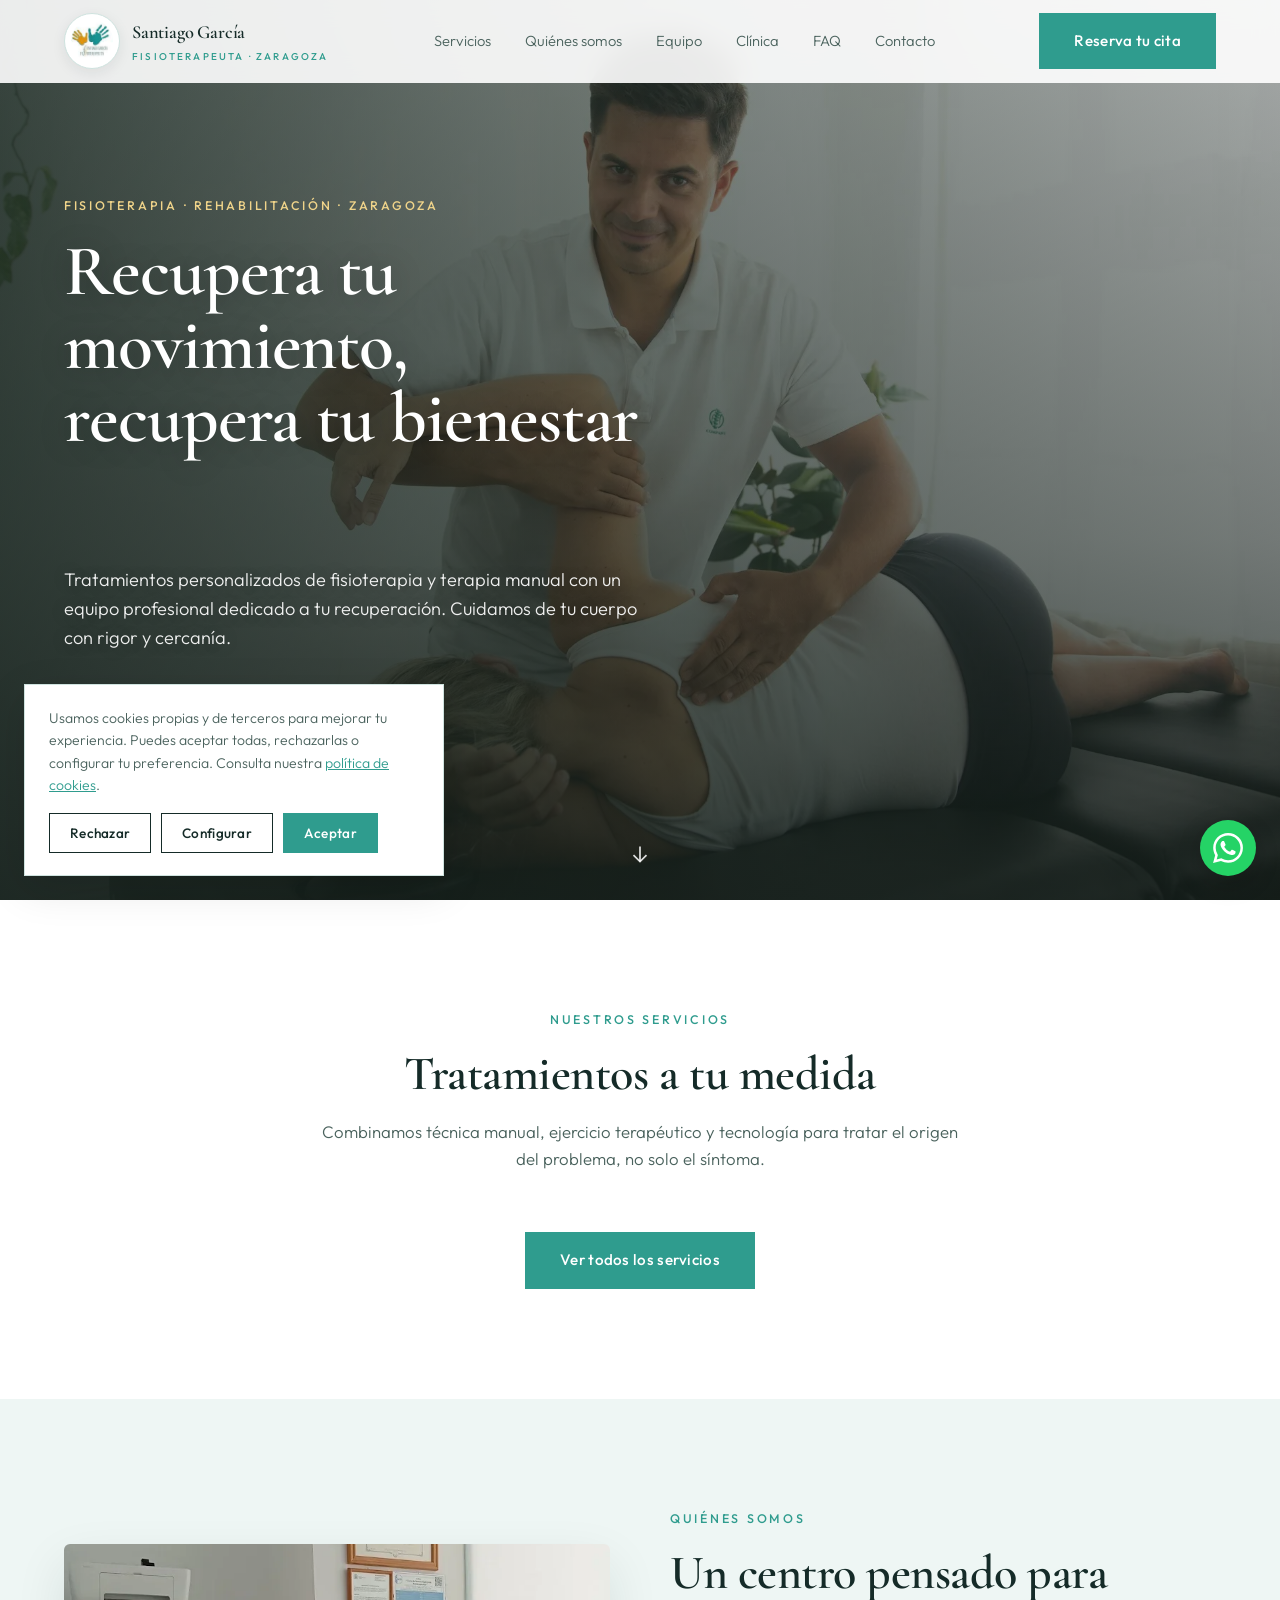
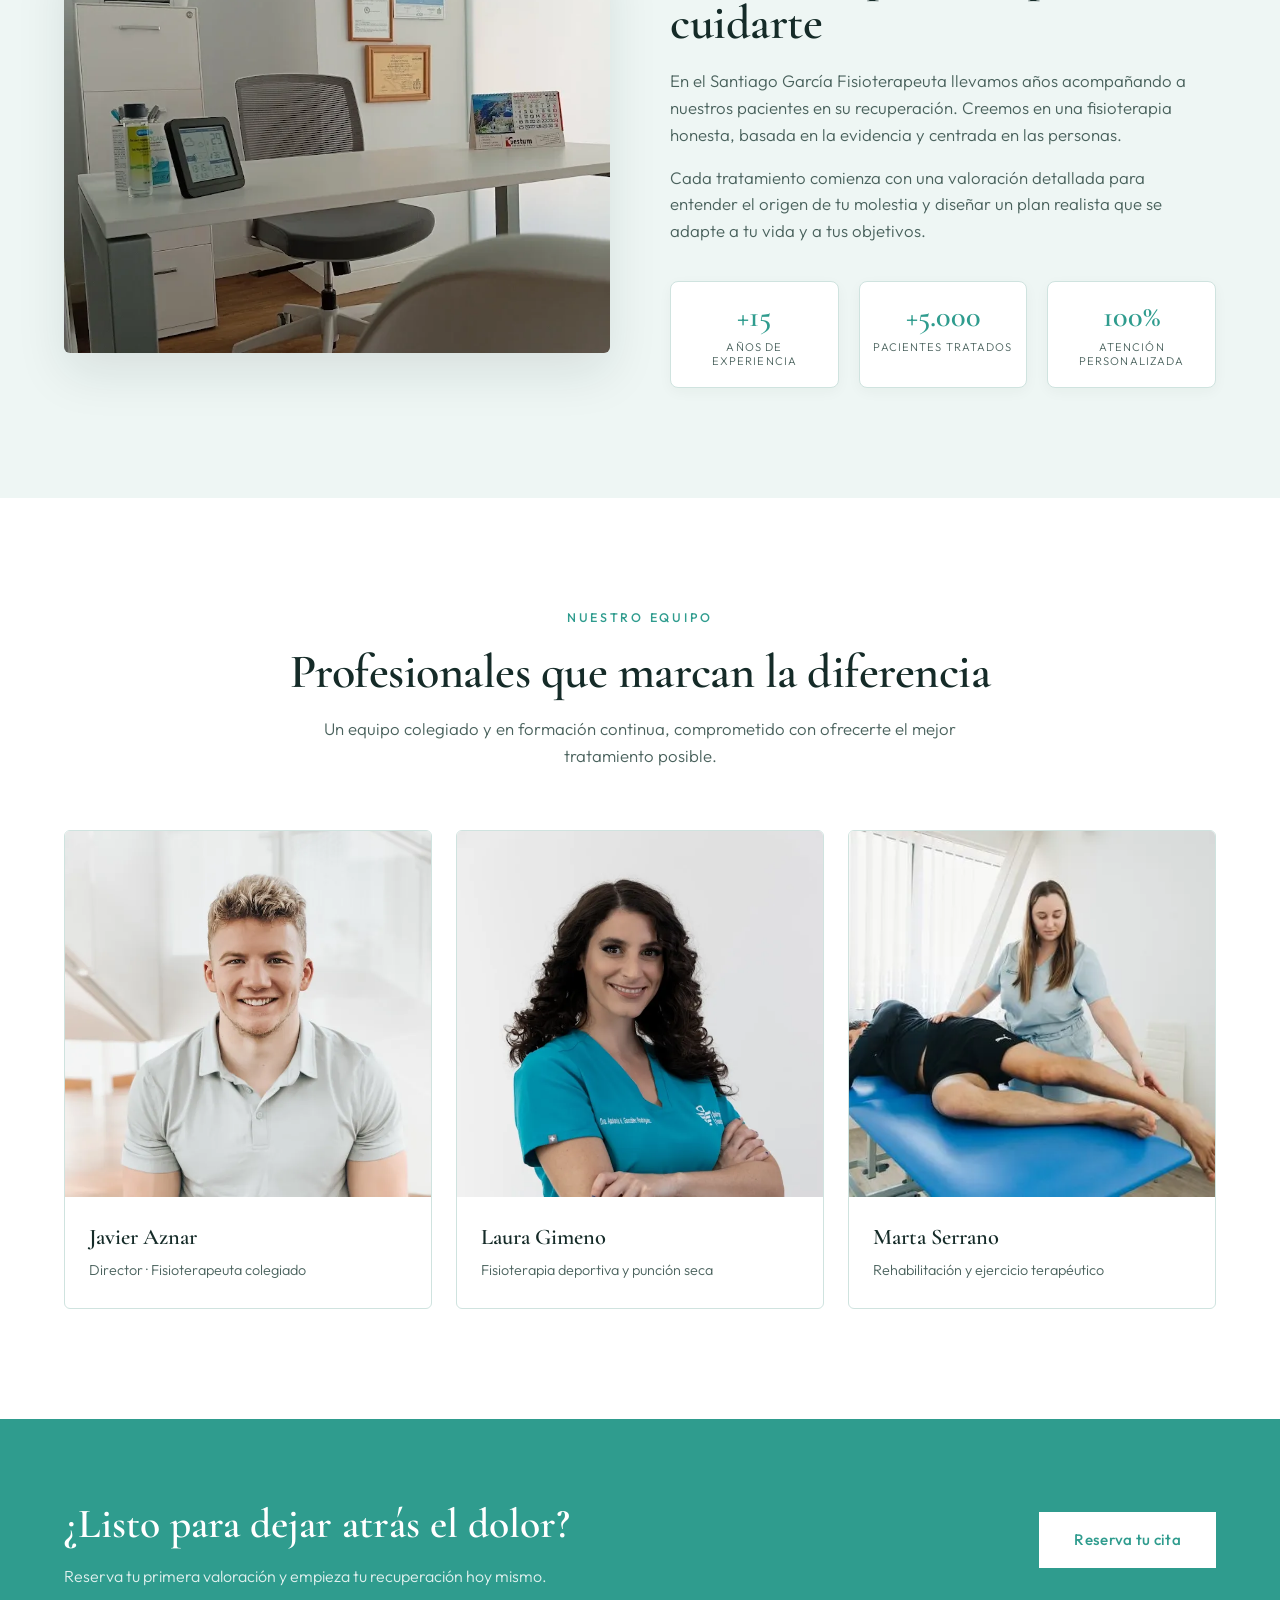
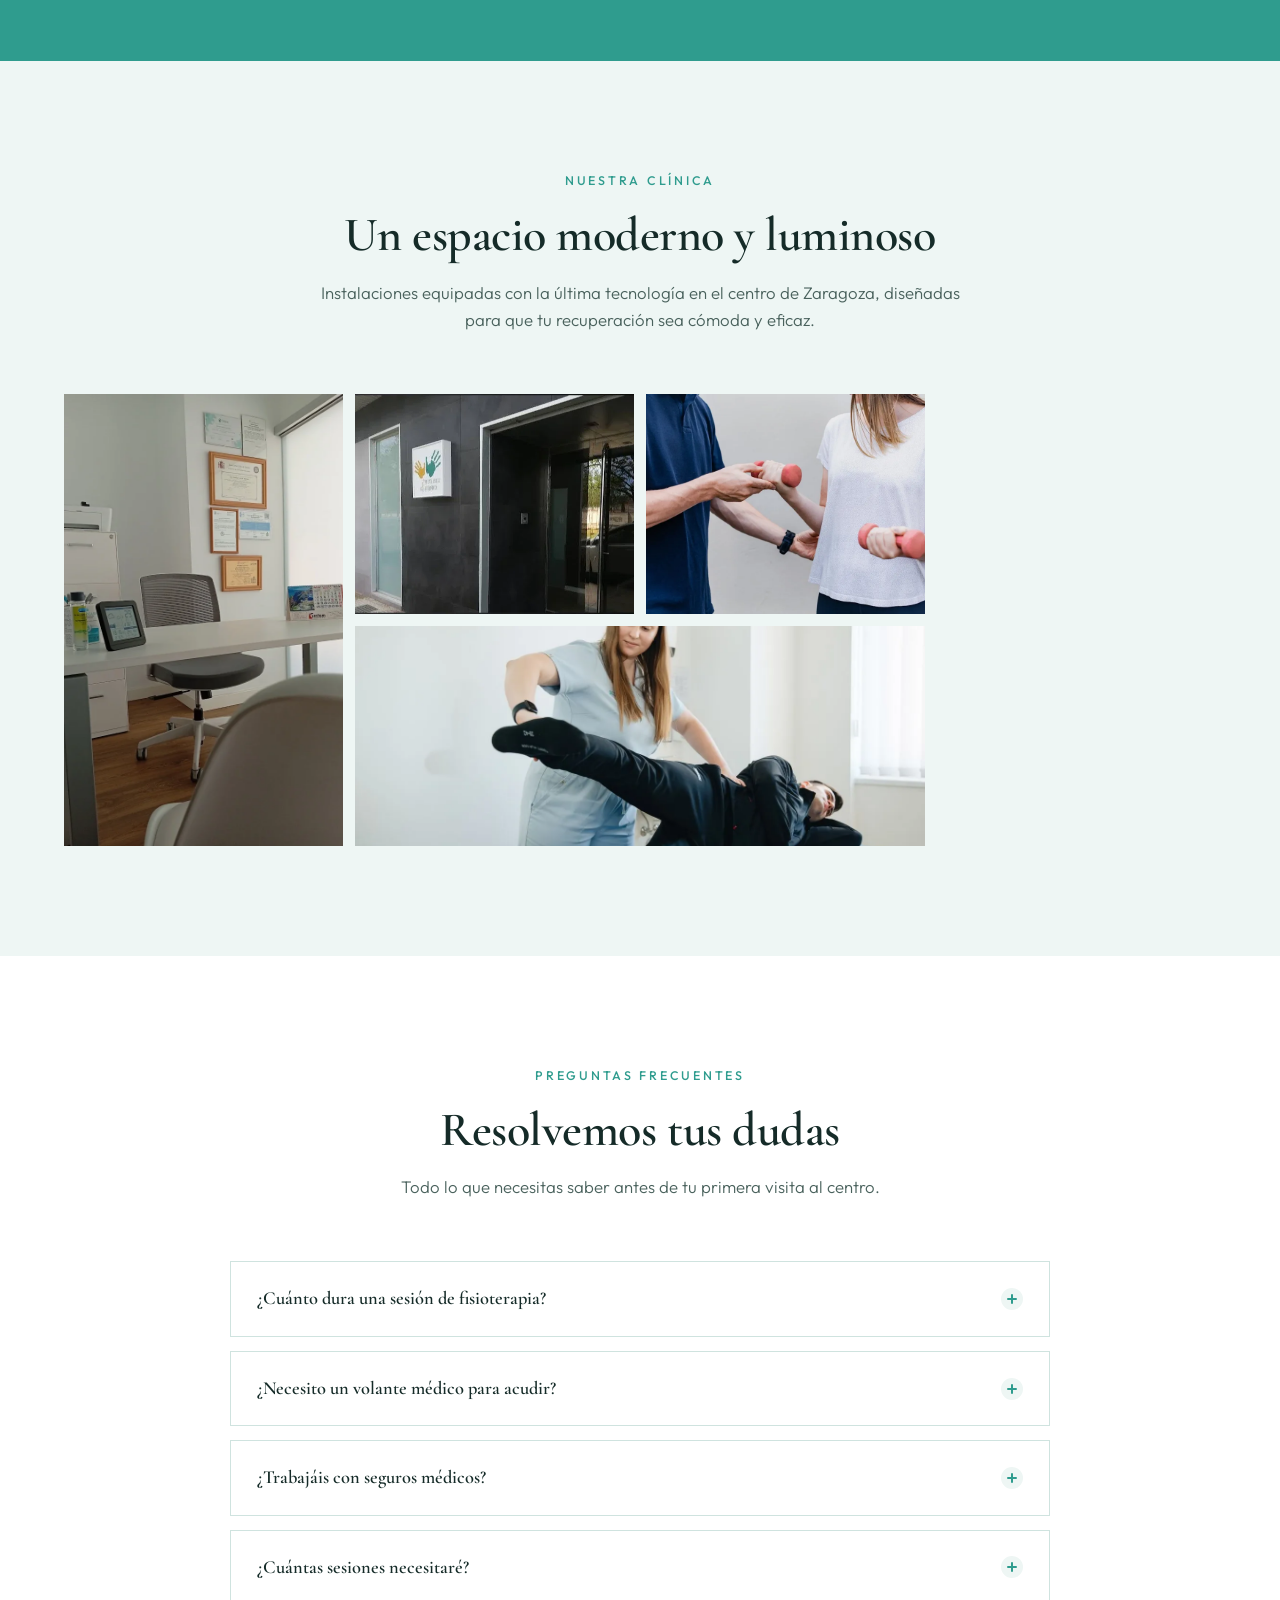
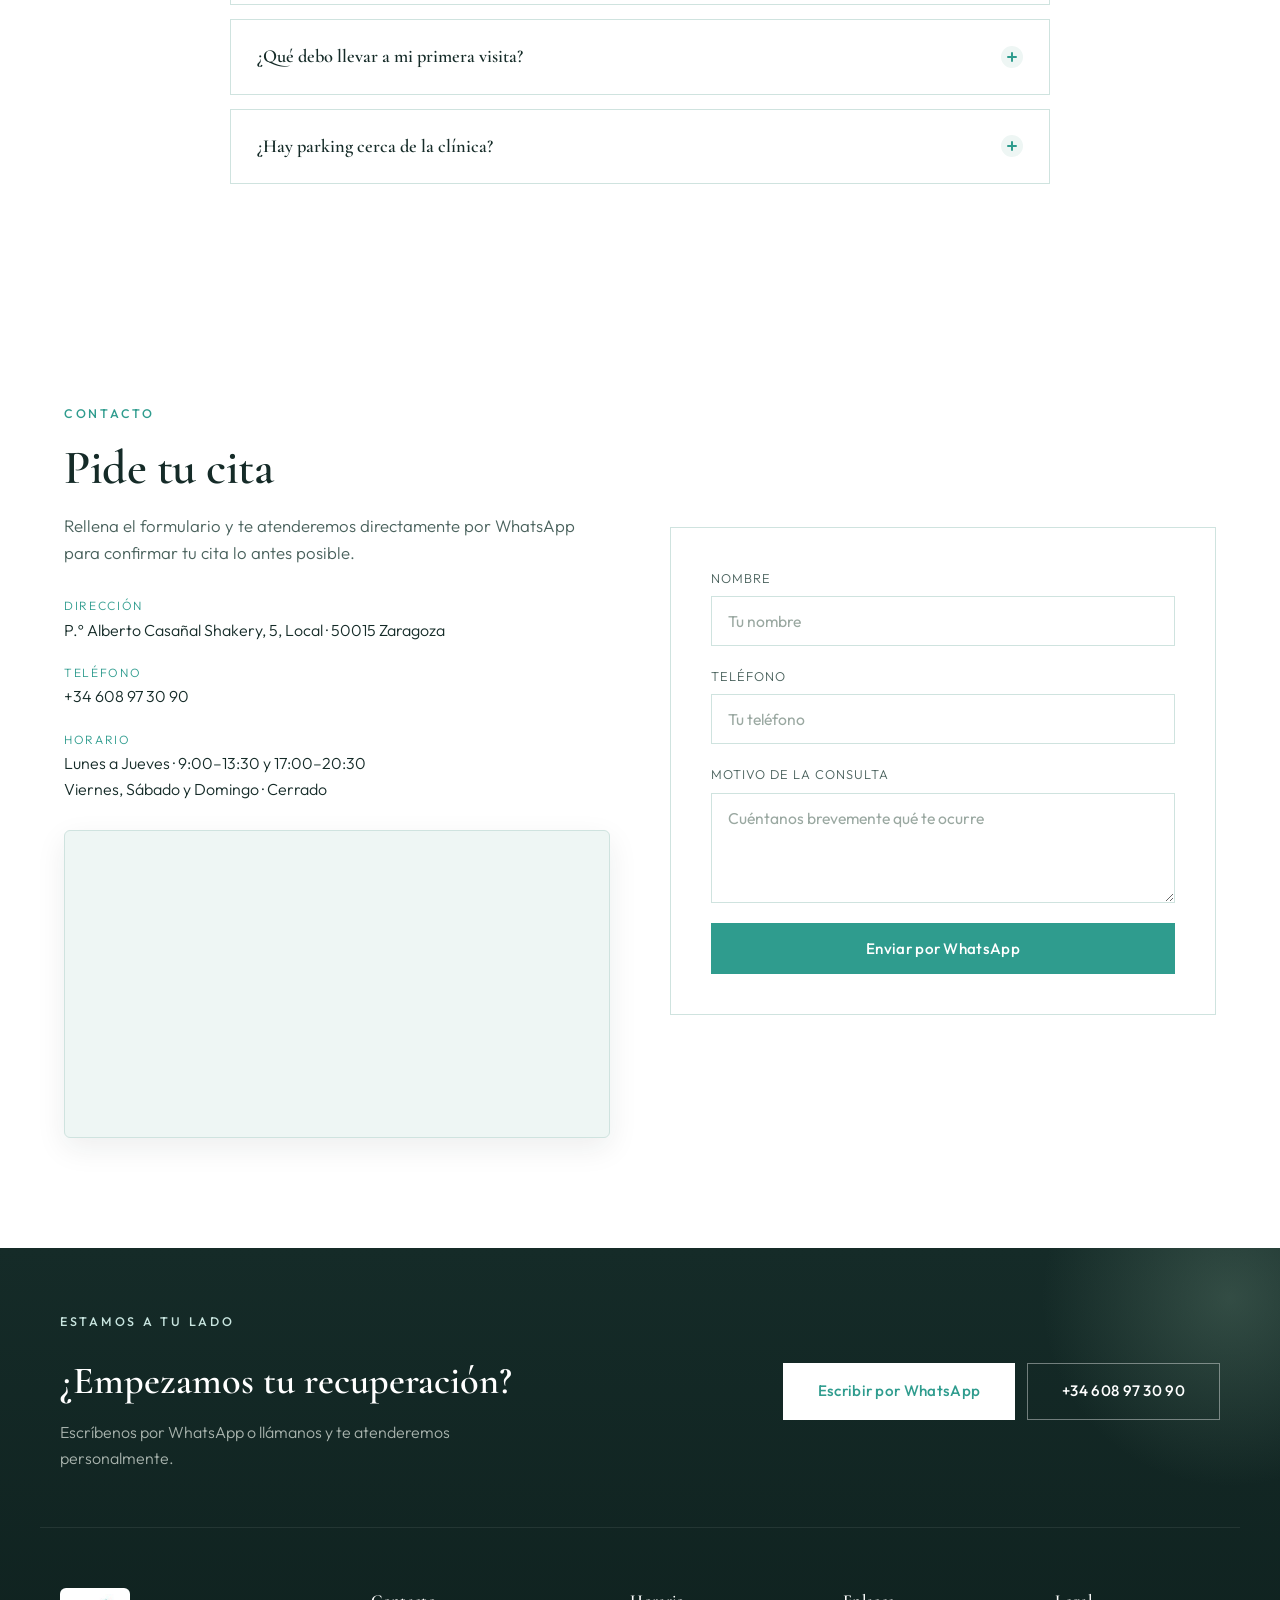
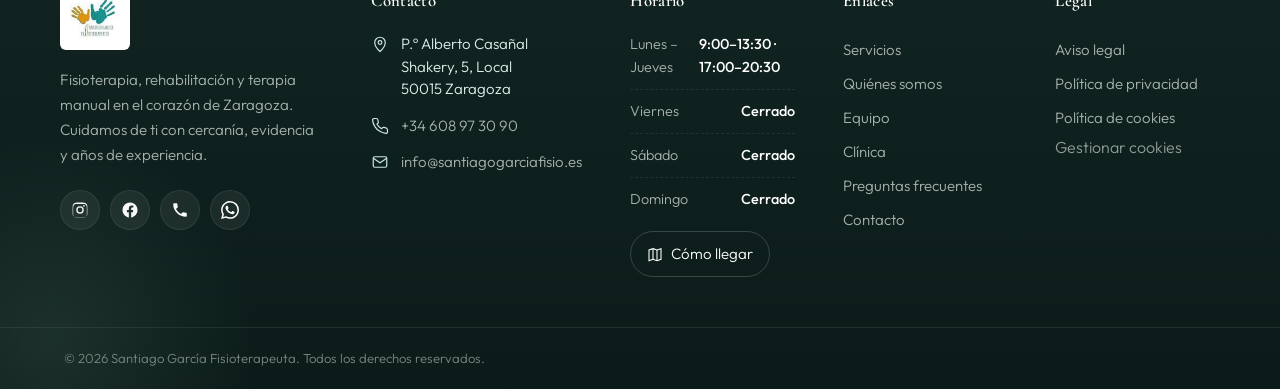
<file: index.html>
<!doctype html>
<html lang=es>

<head>
  <meta charset=UTF-8>
  <meta content="default-src 'self'; base-uri 'self'; object-src 'none'; frame-ancestors 'none'; frame-src https://www.google.com; form-action 'self' https://wa.me; img-src 'self' data: https:; style-src 'self' 'unsafe-inline'; font-src 'self' data:; script-src 'self' 'unsafe-inline'; connect-src 'self'; upgrade-insecure-requests" http-equiv=Content-Security-Policy>
  <meta content=nosniff http-equiv=X-Content-Type-Options>
  <meta content=strict-origin-when-cross-origin http-equiv=Referrer-Policy>
  <meta content="geolocation=(), microphone=(), camera=(), payment=(), interest-cohort=()" http-equiv=Permissions-Policy>
  <meta content="telephone=no" name=format-detection>
  <meta content="width=device-width,initial-scale=1" name=viewport>
  <meta content="Santiago García Fisioterapeuta. Fisioterapia, rehabilitación y terapia manual en el corazón de Zaragoza. Reserva tu cita." name=description>
  <title>Santiago García Fisioterapeuta | Fisioterapia y Rehabilitación en Zaragoza</title>
  <meta content="fisioterapia Zaragoza, fisioterapeuta Zaragoza, rehabilitación Zaragoza, terapia manual, Santiago García fisio, punción seca, masaje deportivo" name=keywords>
  <meta content="Santiago García Fisioterapeuta" name=author>
  <meta content="index, follow, max-image-preview:large" name=robots>
  <meta content=ES-Z name=geo.region>
  <meta content=Zaragoza name=geo.placename>
  <meta content=#2f9c8e name=theme-color>
  <link href=https://santiagogarciafisio.es/ rel=canonical>
  <meta content=website property=og:type>
  <meta content="Santiago García Fisioterapeuta" property=og:site_name>
  <meta content=es_ES property=og:locale>
  <meta content=https://santiagogarciafisio.es/ property=og:url>
  <meta content="Santiago García Fisioterapeuta | Fisioterapia y Rehabilitación en Zaragoza" property=og:title>
  <meta content="Clínica de fisioterapia, rehabilitación y terapia manual en Zaragoza. Más de 15 años de experiencia y atención personalizada. Reserva tu cita." property=og:description>
  <meta content=https://santiagogarciafisio.es/images/hero-bg.webp property=og:image>
  <meta content=1200 property=og:image:width>
  <meta content=630 property=og:image:height>
  <meta content="Clínica Santiago García Fisioterapeuta en Zaragoza" property=og:image:alt>
  <meta content=summary_large_image name=twitter:card>
  <meta content="Santiago García Fisioterapeuta | Zaragoza" name=twitter:title>
  <meta content="Fisioterapia, rehabilitación y terapia manual en Zaragoza. Más de 15 años tratando a pacientes con atención personalizada." name=twitter:description>
  <meta content=https://santiagogarciafisio.es/images/hero-bg.webp name=twitter:image>
  <meta content="Clínica Santiago García Fisioterapeuta" name=twitter:image:alt>
  <link as=image fetchpriority=high href=images/logo.webp rel=preload>
  <link as=image fetchpriority=high href=images/hero-bg-mobile.webp rel=preload>
  <style>
    :root {
      --bg: #fff;
      --surface: #eef6f4;
      --primary: #2f9c8e;
      --primary-hover: #1f7a70;
      --text-dark: #152b28;
      --text-muted: #4a625d;
      --border: #cfe3df;
      --container: 1200px;
      --font-head: "Cormorant Garamond", serif;
      --font-body: "Outfit", sans-serif
    }

    * {
      box-sizing: border-box;
      -webkit-tap-highlight-color: transparent;
      margin: 0;
      padding: 0
    }

    html {
      scroll-behavior: smooth;
      scroll-padding-top: 84px
    }

    body {
      font-family: var(--font-body);
      color: var(--text-dark);
      background: var(--bg);
      -webkit-font-smoothing: antialiased;
      font-weight: 300;
      line-height: 1.6
    }

    img {
      max-width: 100%;
      display: block
    }

    a {
      color: inherit;
      text-decoration: none
    }

    .container {
      width: 100%;
      max-width: var(--container);
      margin: 0 auto;
      padding: 0 24px
    }

    .eyebrow {
      letter-spacing: .22em;
      text-transform: uppercase;
      color: var(--primary);
      margin-bottom: 1.2rem;
      font-size: .78rem;
      font-weight: 500
    }

    .btn {
      font-family: var(--font-body);
      letter-spacing: .02em;
      cursor: pointer;
      touch-action: manipulation;
      border: 1px solid #0000;
      justify-content: center;
      align-items: center;
      padding: 15px 34px;
      font-size: .95rem;
      font-weight: 500;
      transition: background-color .3s, color .3s, border-color .3s, transform .1s, box-shadow .1s;
      display: inline-flex
    }

    .btn--primary {
      background: var(--primary);
      color: #fff
    }

    .btn--primary:hover {
      background: var(--primary-hover)
    }

    .btn--outline-light {
      color: #fff;
      background: 0 0;
      border-color: #ffffffb3
    }

    .btn--outline-light:hover {
      color: var(--text-dark);
      background: #fff;
      border-color: #fff
    }


  </style>
  <link as=font crossorigin href=fonts/outfit-300-latin.woff2 rel=preload type=font/woff2>
  <link as=font crossorigin href=fonts/cormorant-garamond-600-latin.woff2 rel=preload type=font/woff2>
  <link href=styles.css rel=stylesheet>
  <script type=application/ld+json>
    {
      "@context": "https://schema.org",
      "@type": "Physiotherapist",
      "@id": "https://santiagogarciafisio.es/#business",
      "name": "Santiago García Fisioterapeuta",
      "image": "https://santiagogarciafisio.es/images/logo.webp",
      "logo": "https://santiagogarciafisio.es/images/logo.webp",
      "url": "https://santiagogarciafisio.es/",
      "telephone": "+34608973090",
      "email": "info@santiagogarciafisio.es",
      "priceRange": "€€",
      "description": "Clínica de fisioterapia, rehabilitación y terapia manual en Zaragoza. Atención personalizada con más de 15 años de experiencia.",
      "address": {
        "@type": "PostalAddress",
        "streetAddress": "P.º Alberto Casañal Shakery, 5, Local",
        "addressLocality": "Zaragoza",
        "addressRegion": "Zaragoza",
        "postalCode": "50015",
        "addressCountry": "ES"
      },
      "geo": {
        "@type": "GeoCoordinates",
        "latitude": 41.6690,
        "longitude": -0.9096
      },
      "areaServed": {
        "@type": "City",
        "name": "Zaragoza"
      },
      "openingHoursSpecification": [{
        "@type": "OpeningHoursSpecification",
        "dayOfWeek": ["Monday", "Tuesday", "Wednesday", "Thursday"],
        "opens": "09:00",
        "closes": "13:30"
      }, {
        "@type": "OpeningHoursSpecification",
        "dayOfWeek": ["Monday", "Tuesday", "Wednesday", "Thursday"],
        "opens": "17:00",
        "closes": "20:30"
      }]
    }
  </script>
  <script type=application/ld+json>
    {
      "@context": "https://schema.org",
      "@type": "FAQPage",
      "mainEntity": [{
          "@type": "Question",
          "name": "¿Cuánto dura una sesión de fisioterapia?",
          "acceptedAnswer": {
            "@type": "Answer",
            "text": "Cada sesión tiene una duración aproximada de 45 a 60 minutos, incluyendo la valoración inicial, el tratamiento y las recomendaciones para casa."
          }
        },
        {
          "@type": "Question",
          "name": "¿Necesito un volante médico para acudir?",
          "acceptedAnswer": {
            "@type": "Answer",
            "text": "No es imprescindible. Puedes venir directamente y nuestro equipo realizará una valoración completa. Si dispones de informes médicos previos, tráelos para orientar mejor el tratamiento."
          }
        },
        {
          "@type": "Question",
          "name": "¿Trabajáis con seguros médicos?",
          "acceptedAnswer": {
            "@type": "Answer",
            "text": "Sí, colaboramos con las principales aseguradoras. Contáctanos para confirmar si tu compañía está incluida y gestionar la autorización."
          }
        },
        {
          "@type": "Question",
          "name": "¿Cuántas sesiones necesitaré?",
          "acceptedAnswer": {
            "@type": "Answer",
            "text": "Depende de cada caso. Tras la valoración inicial te propondremos un plan realista con una estimación clara de sesiones y objetivos."
          }
        },
        {
          "@type": "Question",
          "name": "¿Qué debo llevar a mi primera visita?",
          "acceptedAnswer": {
            "@type": "Answer",
            "text": "Ropa cómoda que permita moverse con libertad y, si dispones, informes médicos, pruebas de imagen o el historial de tratamientos previos."
          }
        },
        {
          "@type": "Question",
          "name": "¿Hay parking cerca de la clínica?",
          "acceptedAnswer": {
            "@type": "Answer",
            "text": "Sí, disponemos de varios parkings públicos a pocos minutos andando y zona azul en los alrededores del Paseo Alberto Casañal Shakery."
          }
        }
      ]
    }
  </script>
  <script type=application/ld+json>
    {
      "@context": "https://schema.org",
      "@type": "WebSite",
      "url": "https://santiagogarciafisio.es/",
      "name": "Santiago García Fisioterapeuta",
      "inLanguage": "es-ES"
    }
  </script>
</head>

<body>
  <header class=header data-testid=header-section id=site-header>
    <div class="container header__inner"><a class=header__logo data-testid=header-logo href=#hero> <img alt="Santiago García Fisioterapeuta" decoding=async fetchpriority=high height=140 src=images/logo.webp width=140> <span class=header__logo-text> <span class=header__logo-name>Santiago García</span> <span class=header__logo-tag>Fisioterapeuta · Zaragoza</span> </span> </a>
      <nav class=nav data-testid=main-nav id=main-nav><a class=nav__link data-testid=nav-servicios href=#servicios>Servicios</a><a class=nav__link data-testid=nav-quienes-somos href=#quienes-somos>Quiénes somos</a><a class=nav__link data-testid=nav-equipo href=#equipo>Equipo</a><a class=nav__link data-testid=nav-clinica href=#clinica>Clínica</a><a class=nav__link data-testid=nav-faq href=#faq>FAQ</a><a class=nav__link data-testid=nav-contacto href=#contacto>Contacto</a></nav><a class="btn btn--primary header__cta" data-testid=header-cta href=#contacto>Reserva tu cita</a><button aria-label="Abrir menú" class=nav-toggle data-testid=nav-toggle id=nav-toggle><span></span><span></span><span></span></button>
    </div>
    <div class=mobile-nav data-testid=mobile-nav id=mobile-nav><a class=mobile-nav__link href=#servicios>Servicios</a><a class=mobile-nav__link href=#quienes-somos>Quiénes somos</a><a class=mobile-nav__link href=#equipo>Equipo</a><a class=mobile-nav__link href=#clinica>Clínica</a><a class=mobile-nav__link href=#faq>FAQ</a><a class=mobile-nav__link href=#contacto>Contacto</a><a class="btn btn--primary mobile-nav__cta" href=#contacto>Reserva tu cita</a></div>
  </header>
  <main>
    <section class=hero data-testid=hero-section id=hero>
      <div class=hero__bg></div>
      <div class="container hero__inner">
        <div class="reveal hero__content">
          <p class=eyebrow>Fisioterapia · Rehabilitación · Zaragoza</p>
          <h1 class=hero__title>Recupera tu movimiento,<br>recupera tu bienestar</h1>
          <p class=hero__text>Tratamientos personalizados de fisioterapia y terapia manual con un equipo profesional dedicado a tu recuperación. Cuidamos de tu cuerpo con rigor y cercanía.</p>
          <div class=hero__actions><a class="btn btn--primary" data-testid=hero-cta href=#contacto>Reserva tu cita</a><a class="btn btn--outline-light" data-testid=hero-call href=tel:+34608973090>Llámanos</a></div>
        </div>
      </div><a aria-label="Desplázate hacia abajo" class=hero__scroll href=#servicios><svg viewbox="0 0 24 24" fill=none stroke=currentColor stroke-width=1.6>
          <path d="M12 5v14" />
          <path d="M6 13l6 6 6-6" />
        </svg></a>
    </section>
    <section class=section data-testid=servicios-section id=servicios>
      <div class=container>
        <div class="reveal section__head">
          <p class=eyebrow>Nuestros servicios</p>
          <h2 class=section__title>Tratamientos a tu medida</h2>
          <p class=section__lead>Combinamos técnica manual, ejercicio terapéutico y tecnología para tratar el origen del problema, no solo el síntoma.</p>
        </div>
        <div class="reveal section__cta"><a class="btn btn--primary" data-testid=ver-servicios-btn href=servicios.html>Ver todos los servicios</a></div>
      </div>
    </section>
    <section class="section section--alt" data-testid=quienes-somos-section id=quienes-somos>
      <div class="container split">
        <div class="reveal split__media"><img alt="Fisioterapeuta trabajando con una paciente" sizes="(max-width: 768px) 100vw, 50vw" srcset="images/quienes-somos-550.webp 550w, images/quienes-somos.webp 1100w" decoding=async height=733 loading=lazy src=images/quienes-somos.webp width=1100></div>
        <div class="reveal split__content">
          <p class=eyebrow>Quiénes somos</p>
          <h2 class=section__title>Un centro pensado para cuidarte</h2>
          <p class=section__lead>En el Santiago García Fisioterapeuta llevamos años acompañando a nuestros pacientes en su recuperación. Creemos en una fisioterapia honesta, basada en la evidencia y centrada en las personas.</p>
          <p class=section__lead>Cada tratamiento comienza con una valoración detallada para entender el origen de tu molestia y diseñar un plan realista que se adapte a tu vida y a tus objetivos.</p>
          <div class=stats>
            <div class=stat><span class=stat__num>+15</span><span class=stat__label>años de experiencia</span></div>
            <div class=stat><span class=stat__num>+5.000</span><span class=stat__label>pacientes tratados</span></div>
            <div class=stat><span class=stat__num>100%</span><span class=stat__label>atención personalizada</span></div>
          </div>
        </div>
      </div>
    </section>
    <section class=section data-testid=equipo-section id=equipo>
      <div class=container>
        <div class="reveal section__head">
          <p class=eyebrow>Nuestro equipo</p>
          <h2 class=section__title>Profesionales que marcan la diferencia</h2>
          <p class=section__lead>Un equipo colegiado y en formación continua, comprometido con ofrecerte el mejor tratamiento posible.</p>
        </div>
        <div class="grid grid--3">
          <figure class="reveal team" data-testid=team-member>
            <div class=team__photo><img alt="Fisioterapeuta del equipo" sizes="(max-width: 768px) 100vw, 33vw" srcset="images/team-1-350.webp 350w, images/team-1.webp 700w" decoding=async height=700 loading=lazy src=images/team-1.webp width=700></div>
            <figcaption>
              <h3 class=team__name>Javier Aznar</h3>
              <p class=team__role>Director · Fisioterapeuta colegiado</p>
            </figcaption>
          </figure>
          <figure class="reveal team" data-testid=team-member>
            <div class=team__photo><img alt="Fisioterapeuta del equipo" sizes="(max-width: 768px) 100vw, 33vw" srcset="images/team-2-350.webp 350w, images/team-2.webp 700w" decoding=async height=700 loading=lazy src=images/team-2.webp width=700></div>
            <figcaption>
              <h3 class=team__name>Laura Gimeno</h3>
              <p class=team__role>Fisioterapia deportiva y punción seca</p>
            </figcaption>
          </figure>
          <figure class="reveal team" data-testid=team-member>
            <div class=team__photo><img alt="Fisioterapeuta del equipo" sizes="(max-width: 768px) 100vw, 33vw" srcset="images/team-3-350.webp 350w, images/team-3.webp 700w" decoding=async height=700 loading=lazy src=images/team-3.webp width=700></div>
            <figcaption>
              <h3 class=team__name>Marta Serrano</h3>
              <p class=team__role>Rehabilitación y ejercicio terapéutico</p>
            </figcaption>
          </figure>
        </div>
      </div>
    </section>
    <section class=cta-band data-testid=mid-cta-section>
      <div class="reveal container cta-band__inner">
        <div>
          <h2 class=cta-band__title>¿Listo para dejar atrás el dolor?</h2>
          <p class=cta-band__text>Reserva tu primera valoración y empieza tu recuperación hoy mismo.</p>
        </div><a class="btn btn--light" data-testid=mid-cta-button href=#contacto>Reserva tu cita</a>
      </div>
    </section>
    <section class="section section--alt" data-testid=clinica-section id=clinica>
      <div class=container>
        <div class="reveal section__head">
          <p class=eyebrow>Nuestra clínica</p>
          <h2 class=section__title>Un espacio moderno y luminoso</h2>
          <p class=section__lead>Instalaciones equipadas con la última tecnología en el centro de Zaragoza, diseñadas para que tu recuperación sea cómoda y eficaz.</p>
        </div>
        <div class="reveal gallery"><img alt="Sala de electroterapia" class="gallery__item gallery__item--tall" sizes="(max-width: 768px) 100vw, 50vw" srcset="images/gallery-1-480.webp 480w, images/gallery-1.webp 900w" decoding=async height=1200 loading=lazy src=images/gallery-1.webp width=900><img alt="Sala de tratamiento" sizes="(max-width: 768px) 100vw, 50vw" srcset="images/gallery-2-480.webp 480w, images/gallery-2.webp 900w" class=gallery__item decoding=async height=600 loading=lazy src=images/gallery-2.webp width=900><img alt="Zona de ejercicio terapéutico" sizes="(max-width: 768px) 100vw, 50vw" srcset="images/gallery-3-480.webp 480w, images/gallery-3.webp 900w" class=gallery__item decoding=async height=600 loading=lazy src=images/gallery-3.webp width=900><img alt="Sesión de rehabilitación en la clínica" class="gallery__item gallery__item--wide" sizes="(max-width: 768px) 100vw, 50vw" srcset="images/gallery-4-600.webp 600w, images/gallery-4.webp 1200w" decoding=async height=800 loading=lazy src=images/gallery-4.webp width=1200></div>
      </div>
    </section>
    <section class=section data-testid=faq-section id=faq>
      <div class=container>
        <div class="reveal section__head">
          <p class=eyebrow>Preguntas frecuentes</p>
          <h2 class=section__title>Resolvemos tus dudas</h2>
          <p class=section__lead>Todo lo que necesitas saber antes de tu primera visita al centro.</p>
        </div>
        <div class="reveal faq">
          <details class=faq__item data-testid=faq-item>
            <summary class=faq__question><span>¿Cuánto dura una sesión de fisioterapia?</span> <span aria-hidden=true class=faq__icon></span></summary>
            <div class=faq__answer>
              <p>Cada sesión tiene una duración aproximada de 45 a 60 minutos, incluyendo la valoración inicial, el tratamiento y las recomendaciones para casa.</p>
            </div>
          </details>
          <details class=faq__item data-testid=faq-item>
            <summary class=faq__question><span>¿Necesito un volante médico para acudir?</span> <span aria-hidden=true class=faq__icon></span></summary>
            <div class=faq__answer>
              <p>No es imprescindible. Puedes venir directamente y nuestro equipo realizará una valoración completa. Si dispones de informes médicos previos, tráelos para orientar mejor el tratamiento.</p>
            </div>
          </details>
          <details class=faq__item data-testid=faq-item>
            <summary class=faq__question><span>¿Trabajáis con seguros médicos?</span> <span aria-hidden=true class=faq__icon></span></summary>
            <div class=faq__answer>
              <p>Sí, colaboramos con las principales aseguradoras. Contáctanos para confirmar si tu compañía está incluida y gestionar la autorización.</p>
            </div>
          </details>
          <details class=faq__item data-testid=faq-item>
            <summary class=faq__question><span>¿Cuántas sesiones necesitaré?</span> <span aria-hidden=true class=faq__icon></span></summary>
            <div class=faq__answer>
              <p>Depende de cada caso. Tras la valoración inicial te propondremos un plan realista con una estimación clara de sesiones y objetivos.</p>
            </div>
          </details>
          <details class=faq__item data-testid=faq-item>
            <summary class=faq__question><span>¿Qué debo llevar a mi primera visita?</span> <span aria-hidden=true class=faq__icon></span></summary>
            <div class=faq__answer>
              <p>Ropa cómoda que permita moverse con libertad y, si dispones, informes médicos, pruebas de imagen o el historial de tratamientos previos.</p>
            </div>
          </details>
          <details class=faq__item data-testid=faq-item>
            <summary class=faq__question><span>¿Hay parking cerca de la clínica?</span> <span aria-hidden=true class=faq__icon></span></summary>
            <div class=faq__answer>
              <p>Sí, disponemos de varios parkings públicos a pocos minutos andando y zona azul en los alrededores de la Paseo Alberto Casañal Shakery.</p>
            </div>
          </details>
        </div>
      </div>
    </section>
    <section class=section data-testid=contacto-section id=contacto>
      <div class="container split">
        <div class="reveal split__content">
          <p class=eyebrow>Contacto</p>
          <h2 class=section__title>Pide tu cita</h2>
          <p class=section__lead>Rellena el formulario y te atenderemos directamente por WhatsApp para confirmar tu cita lo antes posible.</p>
          <ul class=contact-list>
            <li><span class=contact-list__label>Dirección</span> <span>P.º Alberto Casañal Shakery, 5, Local · 50015 Zaragoza</span></li>
            <li><span class=contact-list__label>Teléfono</span> <a href=tel:+34608973090>+34 608 97 30 90</a></li>
            <li><span class=contact-list__label>Horario</span> <span>Lunes a Jueves · 9:00–13:30 y 17:00–20:30<br>Viernes, Sábado y Domingo · Cerrado</span></li>
          </ul>
          <div class=map-embed><iframe src="https://www.google.com/maps?q=P.%C2%BA+Alberto+Casa%C3%B1al+Shakery,+5,+50015+Zaragoza&output=embed" title="Ubicación de Santiago García Fisioterapeuta" allowfullscreen loading=lazy></iframe></div>
        </div>
        <div class="reveal split__media">
          <form class=form data-testid=contact-form id=contact-form>
            <div class=field><label for=nombre>Nombre</label><input placeholder="Tu nombre" data-testid=form-nombre id=nombre name=nombre required></div>
            <div class=field><label for=telefono>Teléfono</label><input placeholder="Tu teléfono" data-testid=form-telefono id=telefono name=telefono required type=tel></div>
            <div class=field><label for=motivo>Motivo de la consulta</label><textarea placeholder="Cuéntanos brevemente qué te ocurre" data-testid=form-motivo id=motivo name=motivo required rows=4></textarea></div><button class="btn btn--primary btn--block" data-testid=form-submit>Enviar por WhatsApp</button>
          </form>
        </div>
      </div>
    </section>
  </main>
  <footer class=footer data-testid=footer-section>
    <div class="container footer__hero">
      <div class=footer__hero-text>
        <p class="eyebrow eyebrow--light">Estamos a tu lado</p>
        <h3 class=footer__hero-title>¿Empezamos tu recuperación?</h3>
        <p class=footer__hero-lead>Escríbenos por WhatsApp o llámanos y te atenderemos personalmente.</p>
      </div>
      <div class=footer__hero-actions><a class="btn btn--light" href="https://wa.me/34608973090?text=Hola%2C%20me%20gustar%C3%ADa%20pedir%20una%20cita." rel=noopener target=_blank>Escribir por WhatsApp</a><a class="btn btn--outline-light" href=tel:+34608973090>+34 608 97 30 90</a></div>
    </div>
    <div class="container footer__grid">
      <div class="footer__col footer__brand"><img alt="Santiago García Fisioterapeuta" class=footer__logo decoding=async height=140 loading=lazy src=images/logo.webp width=140>
        <p>Fisioterapia, rehabilitación y terapia manual en el corazón de Zaragoza. Cuidamos de ti con cercanía, evidencia y años de experiencia.</p>
        <div class="social social--footer" data-testid=footer-social><a class="social__link social__link--ig" aria-label=Instagram href=https://instagram.com rel=noopener target=_blank><svg viewbox="0 0 24 24" aria-hidden=true fill=currentColor>
              <path d="M12 2.163c3.204 0 3.584.012 4.849.07 1.366.062 2.633.336 3.608 1.311.975.975 1.249 2.242 1.311 3.608.058 1.265.07 1.645.07 4.849s-.012 3.584-.07 4.849c-.062 1.366-.336 2.633-1.311 3.608-.975.975-2.242 1.249-3.608 1.311-1.265.058-1.645.07-4.849.07s-3.584-.012-4.849-.07c-1.366-.062-2.633-.336-3.608-1.311-.975-.975-1.249-2.242-1.311-3.608C2.175 15.647 2.163 15.267 2.163 12s.012-3.584.07-4.849c.062-1.366.336-2.633 1.311-3.608.975-.975 2.242-1.249 3.608-1.311C8.416 2.175 8.796 2.163 12 2.163Zm0 1.802c-3.15 0-3.522.012-4.767.069-1.02.047-1.573.216-1.94.36-.487.19-.835.416-1.2.782-.366.365-.592.713-.782 1.2-.144.367-.313.92-.36 1.94-.057 1.245-.069 1.617-.069 4.767s.012 3.522.069 4.767c.047 1.02.216 1.573.36 1.94.19.487.416.835.782 1.2.365.366.713.592 1.2.782.367.144.92.313 1.94.36 1.245.057 1.617.069 4.767.069s3.522-.012 4.767-.069c1.02-.047 1.573-.216 1.94-.36.487-.19.835-.416 1.2-.782.366-.365.592-.713.782-1.2.144-.367.313-.92.36-1.94.057-1.245.069-1.617.069-4.767s-.012-3.522-.069-4.767c-.047-1.02-.216-1.573-.36-1.94a3.23 3.23 0 0 0-.782-1.2 3.23 3.23 0 0 0-1.2-.782c-.367-.144-.92-.313-1.94-.36-1.245-.057-1.617-.069-4.767-.069Zm0 3.064A4.971 4.971 0 1 1 12 17a4.971 4.971 0 0 1 0-9.971Zm0 8.2A3.229 3.229 0 1 0 12 8.771a3.229 3.229 0 0 0 0 6.458Zm6.406-8.845a1.163 1.163 0 1 1-2.326 0 1.163 1.163 0 0 1 2.326 0Z" />
            </svg> </a><a class="social__link social__link--fb" aria-label=Facebook href=https://facebook.com rel=noopener target=_blank><svg viewbox="0 0 24 24" aria-hidden=true fill=currentColor>
              <path d="M22 12.06C22 6.5 17.52 2 12 2S2 6.5 2 12.06C2 17.08 5.66 21.24 10.44 22v-7.03H7.9v-2.91h2.54V9.85c0-2.52 1.49-3.91 3.78-3.91 1.09 0 2.24.2 2.24.2v2.47h-1.26c-1.24 0-1.63.78-1.63 1.57v1.88h2.78l-.44 2.91h-2.34V22C18.34 21.24 22 17.08 22 12.06Z" />
            </svg> </a><a class="social__link social__link--tel" aria-label=Teléfono href=tel:+34608973090><svg viewbox="0 0 24 24" aria-hidden=true fill=currentColor>
              <path d="M6.62 10.79a15.05 15.05 0 0 0 6.59 6.59l2.2-2.2a1 1 0 0 1 1.02-.24c1.12.37 2.33.57 3.57.57a1 1 0 0 1 1 1V20a1 1 0 0 1-1 1A17 17 0 0 1 3 4a1 1 0 0 1 1-1h3.5a1 1 0 0 1 1 1c0 1.24.2 2.45.57 3.57a1 1 0 0 1-.24 1.02l-2.21 2.2Z" />
            </svg> </a><a class="social__link social__link--wa" aria-label=WhatsApp href=https://wa.me/34608973090 rel=noopener target=_blank><svg viewbox="0 0 24 24" aria-hidden=true fill=currentColor>
              <path d="M17.472 14.382c-.297-.149-1.758-.867-2.03-.967-.273-.099-.471-.148-.67.15-.197.297-.767.966-.94 1.164-.173.199-.347.223-.644.075-.297-.149-1.255-.463-2.39-1.475-.883-.788-1.48-1.761-1.653-2.059-.173-.297-.018-.458.13-.606.134-.133.298-.347.446-.52.149-.174.198-.298.298-.497.099-.198.05-.371-.025-.52-.075-.149-.669-1.612-.916-2.207-.242-.579-.487-.5-.669-.51-.173-.008-.371-.01-.57-.01-.198 0-.52.074-.792.372-.272.297-1.04 1.016-1.04 2.479 0 1.462 1.065 2.875 1.213 3.074.149.198 2.096 3.2 5.077 4.487.71.306 1.263.489 1.694.625.712.227 1.36.195 1.871.118.571-.085 1.758-.719 2.006-1.413.248-.694.248-1.289.173-1.413-.074-.124-.272-.198-.57-.347m-5.421 7.403h-.004a9.87 9.87 0 0 1-5.031-1.378l-.361-.214-3.741.982.998-3.648-.235-.374a9.86 9.86 0 0 1-1.51-5.26c.001-5.45 4.436-9.884 9.888-9.884 2.64 0 5.122 1.03 6.988 2.898a9.825 9.825 0 0 1 2.893 6.994c-.003 5.45-4.437 9.884-9.885 9.884m8.413-18.297A11.815 11.815 0 0 0 12.05 0C5.495 0 .16 5.335.157 11.892c0 2.096.547 4.142 1.588 5.945L.057 24l6.305-1.654a11.882 11.882 0 0 0 5.683 1.448h.005c6.554 0 11.89-5.335 11.893-11.893a11.821 11.821 0 0 0-3.48-8.413z" />
            </svg></a></div>
      </div>
      <div class=footer__col>
        <h4>Contacto</h4>
        <ul class=footer__list>
          <li><svg viewbox="0 0 24 24" class=footer__ic fill=none stroke=currentColor stroke-width=1.6>
              <path d="M12 22s-7-6.2-7-12a7 7 0 1 1 14 0c0 5.8-7 12-7 12Z" />
              <circle cx=12 cy=10 r=2.5 />
            </svg> <span>P.º Alberto Casañal Shakery, 5, Local<br>50015 Zaragoza</span></li>
          <li><svg viewbox="0 0 24 24" class=footer__ic fill=none stroke=currentColor stroke-width=1.6>
              <path d="M22 16.9v3a2 2 0 0 1-2.2 2 19.8 19.8 0 0 1-8.6-3.1 19.5 19.5 0 0 1-6-6A19.8 19.8 0 0 1 2.1 4.2 2 2 0 0 1 4.1 2h3a2 2 0 0 1 2 1.7c.1.9.3 1.8.6 2.6a2 2 0 0 1-.5 2.1L8 9.6a16 16 0 0 0 6 6l1.2-1.2a2 2 0 0 1 2.1-.5c.8.3 1.7.5 2.6.6a2 2 0 0 1 1.7 2Z" />
            </svg> <a href=tel:+34608973090>+34 608 97 30 90</a></li>
          <li><svg viewbox="0 0 24 24" class=footer__ic fill=none stroke=currentColor stroke-width=1.6>
              <rect height=14 rx=2 width=18 x=3 y=5 />
              <path d="m3 7 9 6 9-6" />
            </svg> <a href=mailto:info@santiagogarciafisio.es>info@santiagogarciafisio.es</a></li>
        </ul>
      </div>
      <div class=footer__col>
        <h4>Horario</h4>
        <ul class=footer__hours>
          <li><span>Lunes – Jueves</span><span>9:00–13:30 · 17:00–20:30</span></li>
          <li><span>Viernes</span><span>Cerrado</span></li>
          <li><span>Sábado</span><span>Cerrado</span></li>
          <li><span>Domingo</span><span>Cerrado</span></li>
        </ul><a href="https://maps.google.com/?q=P.º+Alberto+Casañal+Shakery,+5,+50015+Zaragoza" class=footer__map-link rel=noopener target=_blank><svg viewbox="0 0 24 24" fill=none stroke=currentColor stroke-width=1.6>
            <path d="M9 20 3 22V6l6-2 6 2 6-2v16l-6 2-6-2Z" />
            <path d="M9 4v16M15 6v16" />
          </svg> <span>Cómo llegar</span></a>
      </div>
      <div class=footer__col>
        <h4>Enlaces</h4><a href=#servicios>Servicios</a><a href=#quienes-somos>Quiénes somos</a><a href=#equipo>Equipo</a><a href=#clinica>Clínica</a><a href=#faq>Preguntas frecuentes</a><a href=#contacto>Contacto</a>
      </div>
      <div class=footer__col>
        <h4>Legal</h4><a data-testid=footer-aviso-legal href=aviso-legal.html>Aviso legal</a><a data-testid=footer-privacidad href=privacidad.html>Política de privacidad</a><a data-testid=footer-cookies href=cookies.html>Política de cookies</a><button class=footer__link-btn data-cookie-manage data-testid=footer-cookie-manage type=button>Gestionar cookies</button>
      </div>
    </div>
    <div class=footer__bottom>
      <div class="container footer__bottom-inner">
        <p>© <span id=year></span> Santiago García Fisioterapeuta. Todos los derechos reservados.</p>
        
      </div>
    </div>
  </footer><button aria-label="Volver arriba" class="fab fab--top" data-testid=scroll-top-btn id=scroll-top><svg viewbox="0 0 24 24" fill=none stroke=currentColor stroke-width=2>
      <path d="M12 19V5" />
      <path d="M6 11l6-6 6 6" />
    </svg></button><a class="fab fab--wa" href="https://wa.me/34608973090?text=Hola%2C%20me%20gustar%C3%ADa%20pedir%20una%20cita%20de%20fisioterapia." aria-label=WhatsApp data-testid=floating-whatsapp-btn rel=noopener target=_blank><svg viewbox="0 0 24 24" aria-hidden=true fill=currentColor>
      <path d="M17.472 14.382c-.297-.149-1.758-.867-2.03-.967-.273-.099-.471-.148-.67.15-.197.297-.767.966-.94 1.164-.173.199-.347.223-.644.075-.297-.149-1.255-.463-2.39-1.475-.883-.788-1.48-1.761-1.653-2.059-.173-.297-.018-.458.13-.606.134-.133.298-.347.446-.52.149-.174.198-.298.298-.497.099-.198.05-.371-.025-.52-.075-.149-.669-1.612-.916-2.207-.242-.579-.487-.5-.669-.51-.173-.008-.371-.01-.57-.01-.198 0-.52.074-.792.372-.272.297-1.04 1.016-1.04 2.479 0 1.462 1.065 2.875 1.213 3.074.149.198 2.096 3.2 5.077 4.487.71.306 1.263.489 1.694.625.712.227 1.36.195 1.871.118.571-.085 1.758-.719 2.006-1.413.248-.694.248-1.289.173-1.413-.074-.124-.272-.198-.57-.347m-5.421 7.403h-.004a9.87 9.87 0 01-5.031-1.378l-.361-.214-3.741.982.998-3.648-.235-.374a9.86 9.86 0 01-1.51-5.26c.001-5.45 4.436-9.884 9.888-9.884 2.64 0 5.122 1.03 6.988 2.898a9.825 9.825 0 012.893 6.994c-.003 5.45-4.437 9.884-9.885 9.884m8.413-18.297A11.815 11.815 0 0012.05 0C5.495 0 .16 5.335.157 11.892c0 2.096.547 4.142 1.588 5.945L.057 24l6.305-1.654a11.882 11.882 0 005.683 1.448h.005c6.554 0 11.89-5.335 11.893-11.893a11.821 11.821 0 00-3.48-8.413z" />
    </svg></a>
  <div aria-label="Aviso de cookies" aria-live=polite class=cookie data-testid=cookie-banner id=cookie-banner role=dialog>
    <p>Usamos cookies propias y de terceros para mejorar tu experiencia. Puedes aceptar todas, rechazarlas o configurar tu preferencia. Consulta nuestra <a href=cookies.html>política de cookies</a>.</p>
    <div class=cookie__actions><button class="btn btn--sm btn--secondary" data-testid=cookie-reject id=cookie-reject>Rechazar</button><button class="btn btn--sm btn--secondary" data-testid=cookie-configure id=cookie-configure>Configurar</button><button class="btn btn--primary btn--sm" data-testid=cookie-accept id=cookie-accept>Aceptar</button></div>
  </div>
  <div aria-labelledby=cookie-modal-title aria-modal=true class=cookie-modal id=cookie-modal role=dialog>
    <div class=cookie-modal__panel><button aria-label=Cerrar class=cookie-modal__close id=cookie-modal-close>×</button>
      <h3 id=cookie-modal-title>Preferencias de cookies</h3>
      <p class=cookie-modal__intro>Elige qué tipos de cookies quieres permitir. Puedes cambiar tu decisión en cualquier momento desde el enlace "Gestionar cookies" del pie de página.</p>
      <div class=cookie-cat>
        <div class=cookie-cat__head>
          <div>
            <h4>Estrictamente necesarias</h4>
            <p>Imprescindibles para el funcionamiento y la seguridad del sitio. No pueden desactivarse.</p>
          </div><span class=cookie-cat__lock>Siempre activas</span>
        </div>
      </div>
      <div class=cookie-cat>
        <div class=cookie-cat__head>
          <div>
            <h4>Analítica</h4>
            <p>Nos ayudan a entender el uso del sitio de forma agregada para mejorarlo.</p>
          </div><label class=cookie-switch><input id=cookie-cat-analitica type=checkbox> <span></span></label>
        </div>
      </div>
      <div class=cookie-cat>
        <div class=cookie-cat__head>
          <div>
            <h4>Marketing / Publicidad</h4>
            <p>Se usan para mostrar contenidos y anuncios más relevantes en otras plataformas.</p>
          </div><label class=cookie-switch><input id=cookie-cat-marketing type=checkbox> <span></span></label>
        </div>
      </div>
      <div class=cookie-modal__actions><button class="btn btn--sm btn--secondary" id=cookie-modal-reject>Rechazar todo</button><button class="btn btn--sm btn--secondary" id=cookie-save>Guardar preferencias</button><button class="btn btn--primary btn--sm" id=cookie-modal-accept>Aceptar todo</button></div>
    </div>
  </div>
  <script defer src=assets/security.js></script>
  <script defer src=script.js></script>
</body>

</html>
</file>
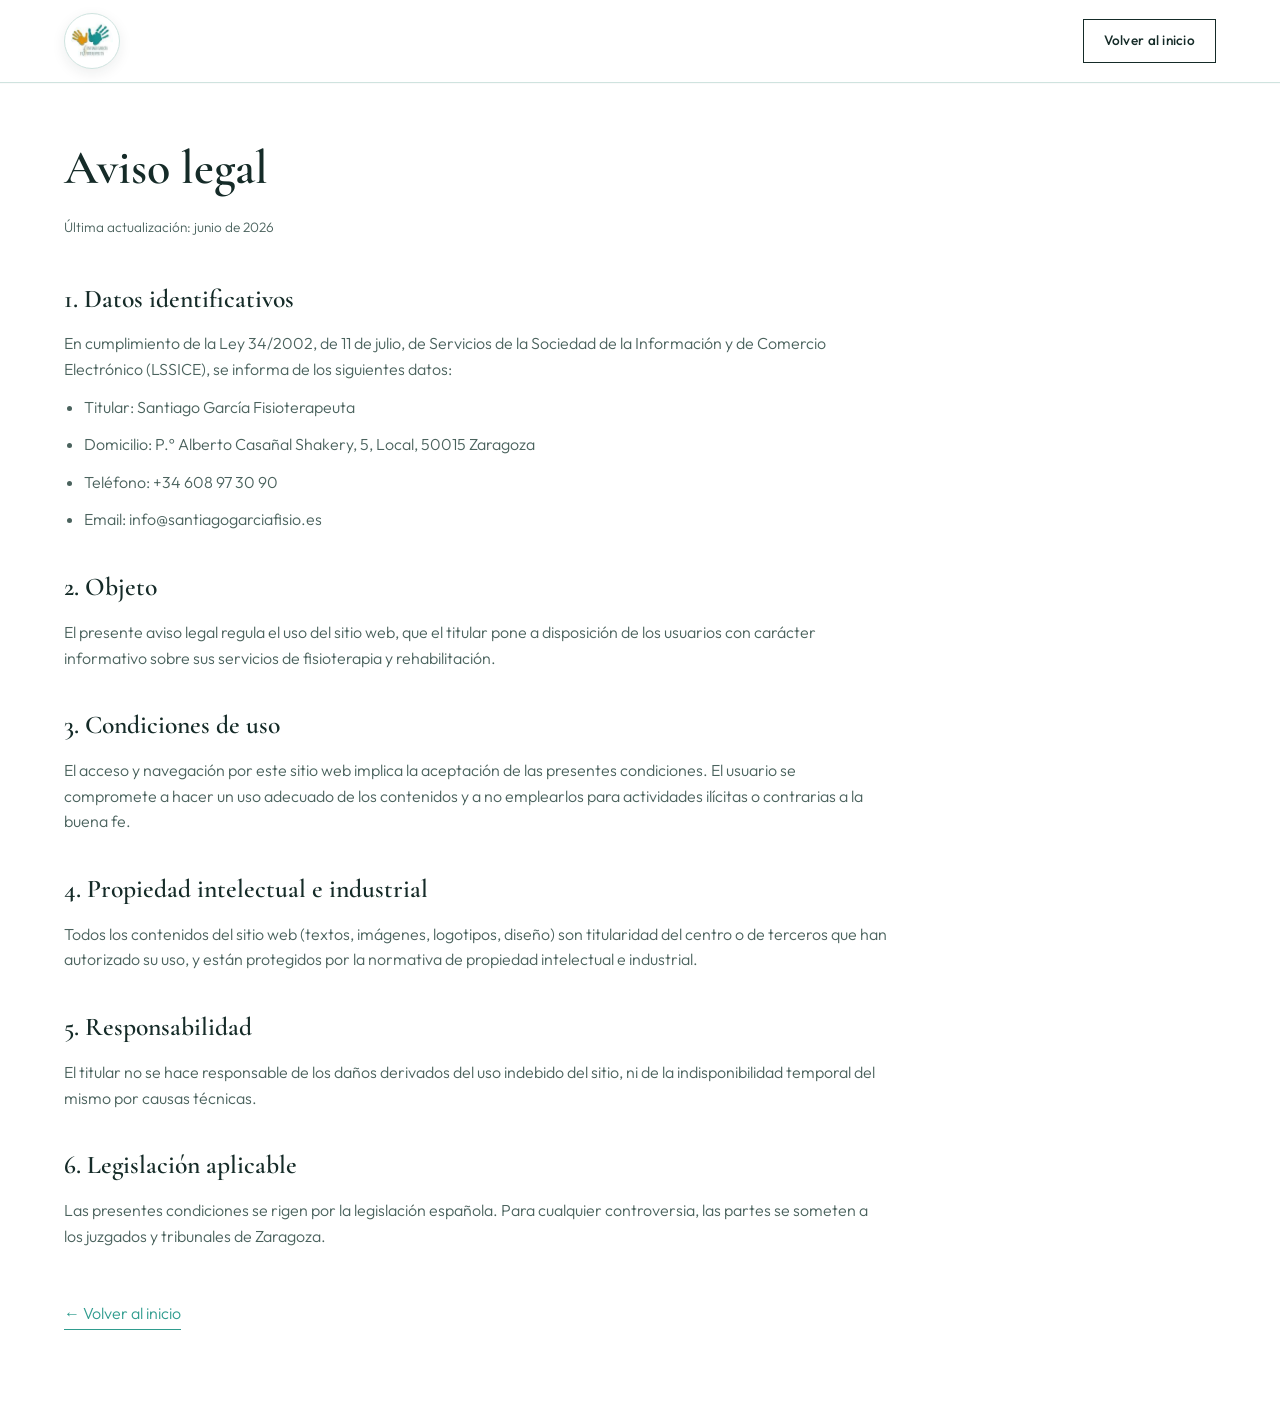
<file: aviso-legal.html>
<!doctype html>
<html lang=es>

<head>
  <meta charset=UTF-8>
  <meta content="default-src 'self'; base-uri 'self'; object-src 'none'; frame-ancestors 'none'; form-action 'self' https://wa.me; img-src 'self' data: https:; style-src 'self' 'unsafe-inline'; font-src 'self' data:; script-src 'self'; connect-src 'self'; upgrade-insecure-requests" http-equiv=Content-Security-Policy>
  <meta content=nosniff http-equiv=X-Content-Type-Options>
  <meta content=strict-origin-when-cross-origin http-equiv=Referrer-Policy>
  <meta content="geolocation=(), microphone=(), camera=(), payment=(), interest-cohort=()" http-equiv=Permissions-Policy>
  <meta content="telephone=no" name=format-detection>
  <meta content="width=device-width,initial-scale=1" name=viewport>
  <title>Aviso legal | Santiago García Fisioterapeuta</title>
  <link as=image fetchpriority=high href=images/logo.webp rel=preload>
  <link as=font crossorigin href=fonts/outfit-300-latin.woff2 rel=preload type=font/woff2>
  <link as=font crossorigin href=fonts/cormorant-garamond-600-latin.woff2 rel=preload type=font/woff2>
  <link href=styles.css rel=stylesheet>
  <link href=https://santiagogarciafisio.es/aviso-legal.html rel=canonical>
  <meta content="index, follow" name=robots>
</head>

<body>
  <header class="header is-scrolled">
    <div class="container header__inner"><a class=header__logo href=index.html><img alt="Santiago García Fisioterapeuta" decoding=async fetchpriority=high height=140 src=images/logo.webp width=140></a><a class="btn btn--secondary btn--sm" href=index.html>Volver al inicio</a></div>
  </header>
  <main class=legal>
    <div class=container>
      <h1>Aviso legal</h1>
      <p class=updated>Última actualización: junio de 2026</p>
      <h2>1. Datos identificativos</h2>
      <p>En cumplimiento de la Ley 34/2002, de 11 de julio, de Servicios de la Sociedad de la Información y de Comercio Electrónico (LSSICE), se informa de los siguientes datos:</p>
      <ul>
        <li>Titular: Santiago García Fisioterapeuta</li>
        <li>Domicilio: P.º Alberto Casañal Shakery, 5, Local, 50015 Zaragoza</li>
        <li>Teléfono: +34 608 97 30 90</li>
        <li>Email: info@santiagogarciafisio.es</li>
      </ul>
      <h2>2. Objeto</h2>
      <p>El presente aviso legal regula el uso del sitio web, que el titular pone a disposición de los usuarios con carácter informativo sobre sus servicios de fisioterapia y rehabilitación.</p>
      <h2>3. Condiciones de uso</h2>
      <p>El acceso y navegación por este sitio web implica la aceptación de las presentes condiciones. El usuario se compromete a hacer un uso adecuado de los contenidos y a no emplearlos para actividades ilícitas o contrarias a la buena fe.</p>
      <h2>4. Propiedad intelectual e industrial</h2>
      <p>Todos los contenidos del sitio web (textos, imágenes, logotipos, diseño) son titularidad del centro o de terceros que han autorizado su uso, y están protegidos por la normativa de propiedad intelectual e industrial.</p>
      <h2>5. Responsabilidad</h2>
      <p>El titular no se hace responsable de los daños derivados del uso indebido del sitio, ni de la indisponibilidad temporal del mismo por causas técnicas.</p>
      <h2>6. Legislación aplicable</h2>
      <p>Las presentes condiciones se rigen por la legislación española. Para cualquier controversia, las partes se someten a los juzgados y tribunales de Zaragoza.</p><a class=back href=index.html>← Volver al inicio</a>
    </div>
  </main>
  <script defer src=assets/security.js></script>
</body>

</html>
</file>
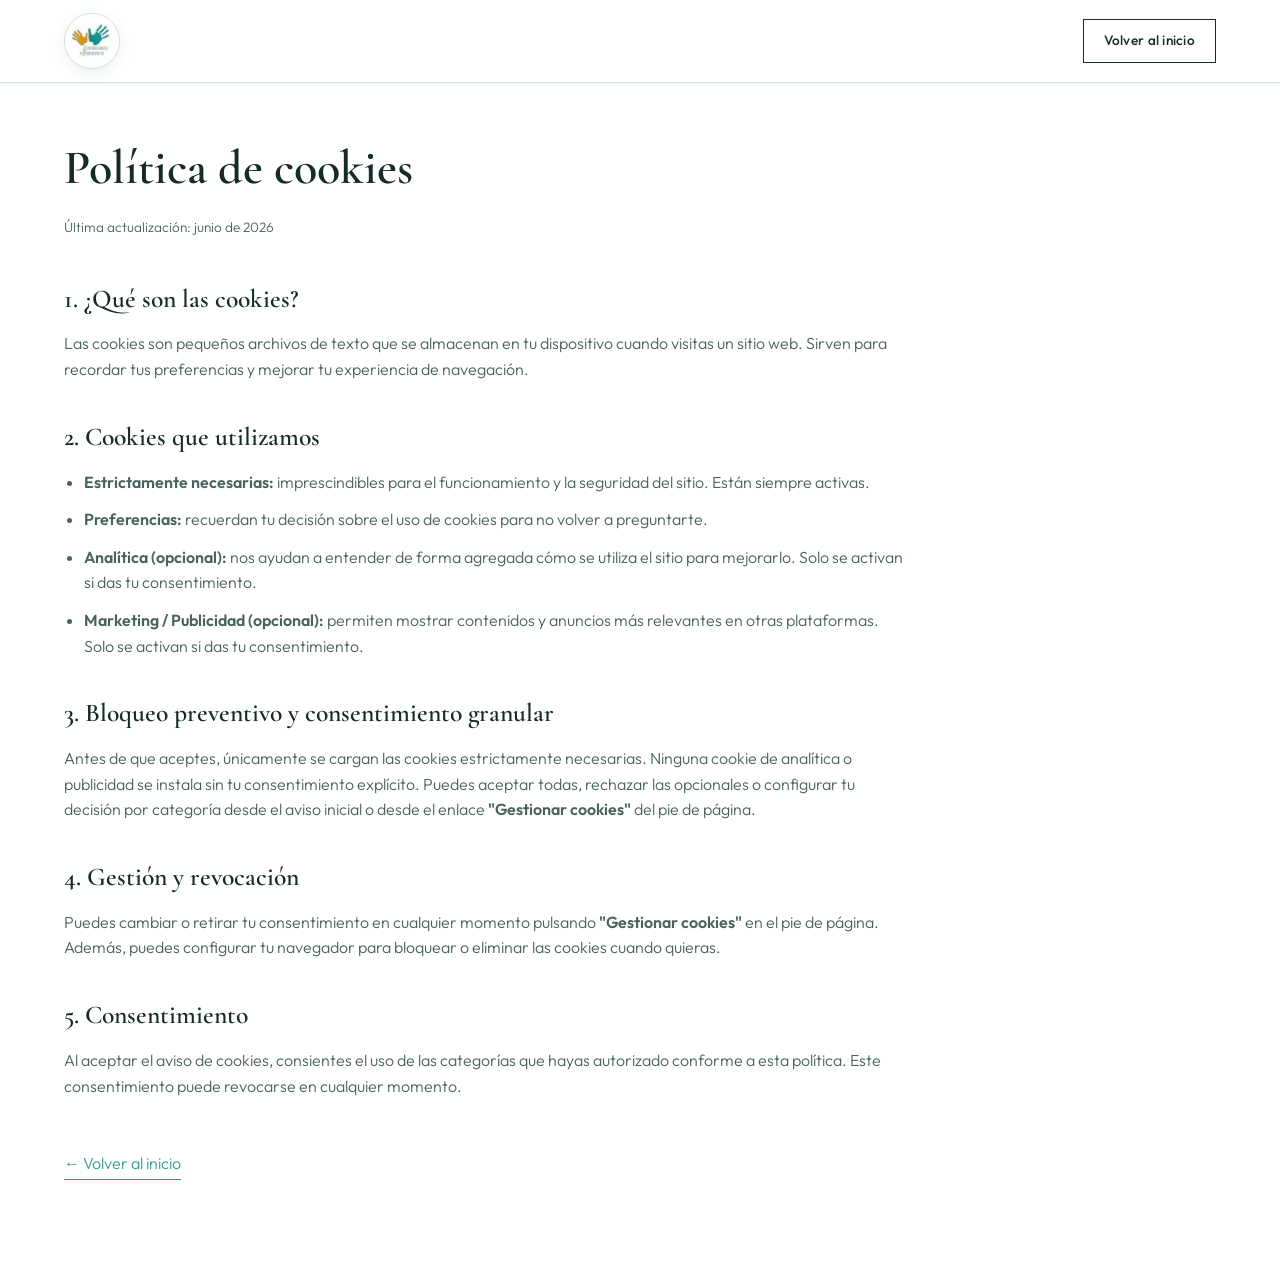
<file: cookies.html>
<!doctype html>
<html lang=es>

<head>
  <meta charset=UTF-8>
  <meta content="default-src 'self'; base-uri 'self'; object-src 'none'; frame-ancestors 'none'; form-action 'self' https://wa.me; img-src 'self' data: https:; style-src 'self' 'unsafe-inline'; font-src 'self' data:; script-src 'self'; connect-src 'self'; upgrade-insecure-requests" http-equiv=Content-Security-Policy>
  <meta content=nosniff http-equiv=X-Content-Type-Options>
  <meta content=strict-origin-when-cross-origin http-equiv=Referrer-Policy>
  <meta content="geolocation=(), microphone=(), camera=(), payment=(), interest-cohort=()" http-equiv=Permissions-Policy>
  <meta content="telephone=no" name=format-detection>
  <meta content="width=device-width,initial-scale=1" name=viewport>
  <title>Política de cookies | Santiago García Fisioterapeuta</title>
  <link as=image fetchpriority=high href=images/logo.webp rel=preload>
  <link as=font crossorigin href=fonts/outfit-300-latin.woff2 rel=preload type=font/woff2>
  <link as=font crossorigin href=fonts/cormorant-garamond-600-latin.woff2 rel=preload type=font/woff2>
  <link href=styles.css rel=stylesheet>
  <link href=https://santiagogarciafisio.es/cookies.html rel=canonical>
  <meta content="index, follow" name=robots>
</head>

<body>
  <header class="header is-scrolled">
    <div class="container header__inner"><a class=header__logo href=index.html><img alt="Santiago García Fisioterapeuta" decoding=async fetchpriority=high height=140 src=images/logo.webp width=140></a><a class="btn btn--secondary btn--sm" href=index.html>Volver al inicio</a></div>
  </header>
  <main class=legal>
    <div class=container>
      <h1>Política de cookies</h1>
      <p class=updated>Última actualización: junio de 2026</p>
      <h2>1. ¿Qué son las cookies?</h2>
      <p>Las cookies son pequeños archivos de texto que se almacenan en tu dispositivo cuando visitas un sitio web. Sirven para recordar tus preferencias y mejorar tu experiencia de navegación.</p>
      <h2>2. Cookies que utilizamos</h2>
      <ul>
        <li><strong>Estrictamente necesarias:</strong> imprescindibles para el funcionamiento y la seguridad del sitio. Están siempre activas.</li>
        <li><strong>Preferencias:</strong> recuerdan tu decisión sobre el uso de cookies para no volver a preguntarte.</li>
        <li><strong>Analítica (opcional):</strong> nos ayudan a entender de forma agregada cómo se utiliza el sitio para mejorarlo. Solo se activan si das tu consentimiento.</li>
        <li><strong>Marketing / Publicidad (opcional):</strong> permiten mostrar contenidos y anuncios más relevantes en otras plataformas. Solo se activan si das tu consentimiento.</li>
      </ul>
      <h2>3. Bloqueo preventivo y consentimiento granular</h2>
      <p>Antes de que aceptes, únicamente se cargan las cookies estrictamente necesarias. Ninguna cookie de analítica o publicidad se instala sin tu consentimiento explícito. Puedes aceptar todas, rechazar las opcionales o configurar tu decisión por categoría desde el aviso inicial o desde el enlace <strong>"Gestionar cookies"</strong> del pie de página.</p>
      <h2>4. Gestión y revocación</h2>
      <p>Puedes cambiar o retirar tu consentimiento en cualquier momento pulsando <strong>"Gestionar cookies"</strong> en el pie de página. Además, puedes configurar tu navegador para bloquear o eliminar las cookies cuando quieras.</p>
      <h2>5. Consentimiento</h2>
      <p>Al aceptar el aviso de cookies, consientes el uso de las categorías que hayas autorizado conforme a esta política. Este consentimiento puede revocarse en cualquier momento.</p><a class=back href=index.html>← Volver al inicio</a>
    </div>
  </main>
  <script defer src=assets/security.js></script>
</body>

</html>
</file>
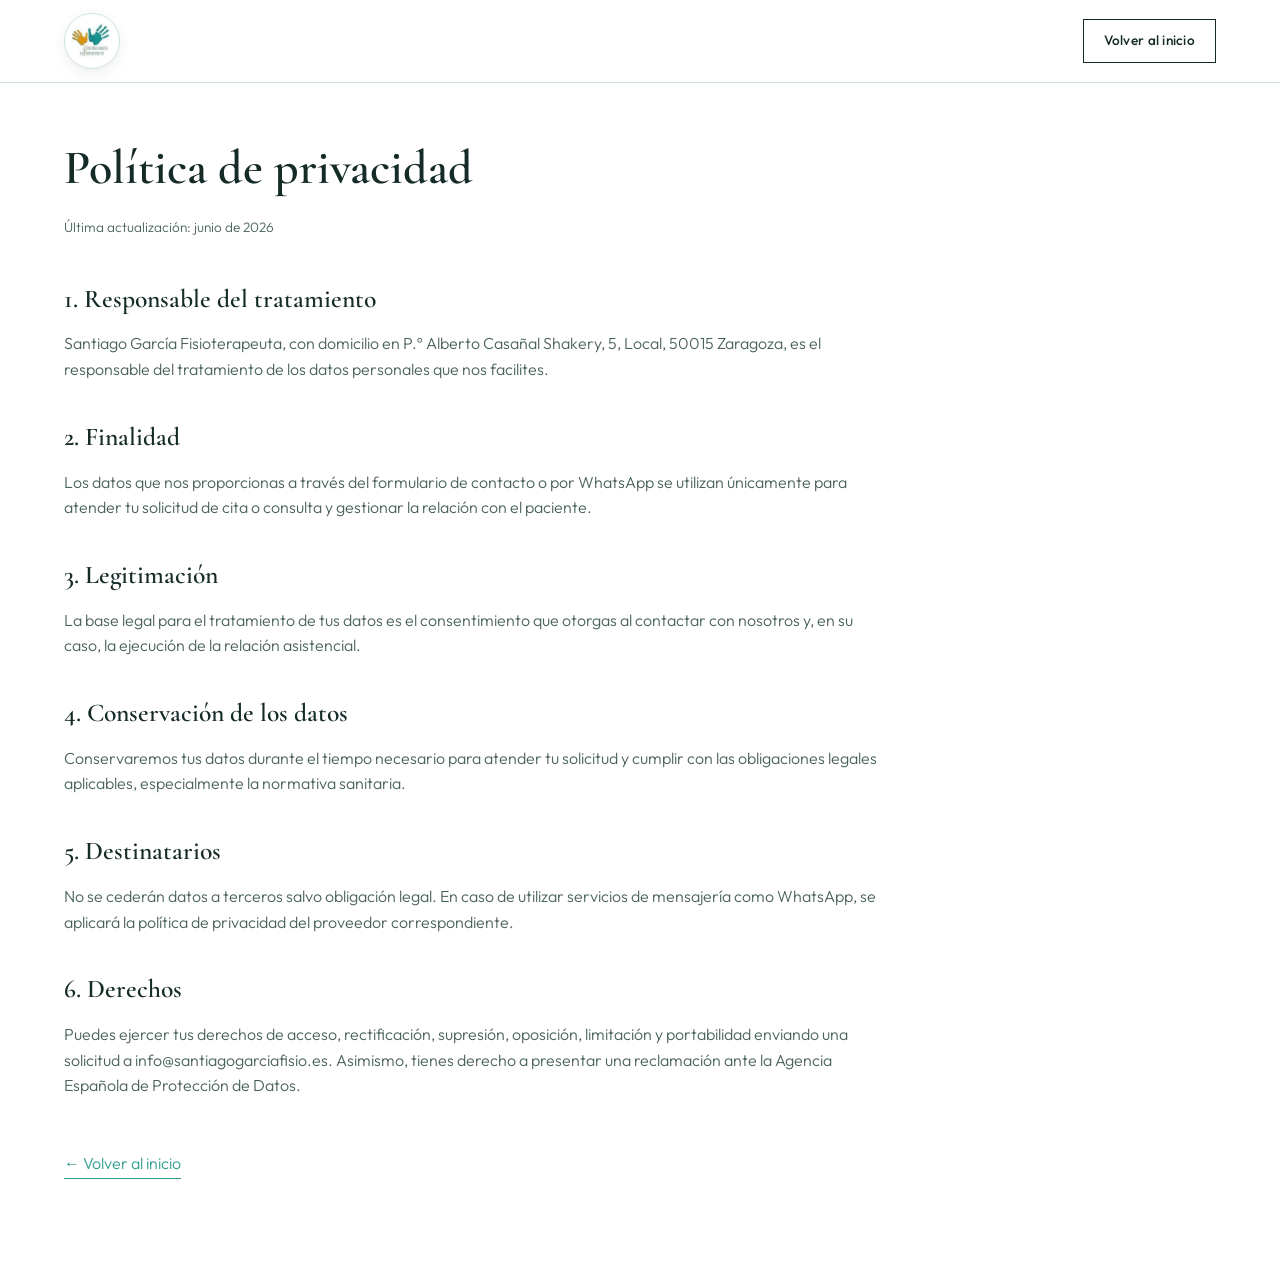
<file: privacidad.html>
<!doctype html>
<html lang=es>

<head>
  <meta charset=UTF-8>
  <meta content="default-src 'self'; base-uri 'self'; object-src 'none'; frame-ancestors 'none'; form-action 'self' https://wa.me; img-src 'self' data: https:; style-src 'self' 'unsafe-inline'; font-src 'self' data:; script-src 'self'; connect-src 'self'; upgrade-insecure-requests" http-equiv=Content-Security-Policy>
  <meta content=nosniff http-equiv=X-Content-Type-Options>
  <meta content=strict-origin-when-cross-origin http-equiv=Referrer-Policy>
  <meta content="geolocation=(), microphone=(), camera=(), payment=(), interest-cohort=()" http-equiv=Permissions-Policy>
  <meta content="telephone=no" name=format-detection>
  <meta content="width=device-width,initial-scale=1" name=viewport>
  <title>Política de privacidad | Santiago García Fisioterapeuta</title>
  <link as=image fetchpriority=high href=images/logo.webp rel=preload>
  <link as=font crossorigin href=fonts/outfit-300-latin.woff2 rel=preload type=font/woff2>
  <link as=font crossorigin href=fonts/cormorant-garamond-600-latin.woff2 rel=preload type=font/woff2>
  <link href=styles.css rel=stylesheet>
  <link href=https://santiagogarciafisio.es/privacidad.html rel=canonical>
  <meta content="index, follow" name=robots>
</head>

<body>
  <header class="header is-scrolled">
    <div class="container header__inner"><a class=header__logo href=index.html><img alt="Santiago García Fisioterapeuta" decoding=async fetchpriority=high height=140 src=images/logo.webp width=140></a><a class="btn btn--secondary btn--sm" href=index.html>Volver al inicio</a></div>
  </header>
  <main class=legal>
    <div class=container>
      <h1>Política de privacidad</h1>
      <p class=updated>Última actualización: junio de 2026</p>
      <h2>1. Responsable del tratamiento</h2>
      <p>Santiago García Fisioterapeuta, con domicilio en P.º Alberto Casañal Shakery, 5, Local, 50015 Zaragoza, es el responsable del tratamiento de los datos personales que nos facilites.</p>
      <h2>2. Finalidad</h2>
      <p>Los datos que nos proporcionas a través del formulario de contacto o por WhatsApp se utilizan únicamente para atender tu solicitud de cita o consulta y gestionar la relación con el paciente.</p>
      <h2>3. Legitimación</h2>
      <p>La base legal para el tratamiento de tus datos es el consentimiento que otorgas al contactar con nosotros y, en su caso, la ejecución de la relación asistencial.</p>
      <h2>4. Conservación de los datos</h2>
      <p>Conservaremos tus datos durante el tiempo necesario para atender tu solicitud y cumplir con las obligaciones legales aplicables, especialmente la normativa sanitaria.</p>
      <h2>5. Destinatarios</h2>
      <p>No se cederán datos a terceros salvo obligación legal. En caso de utilizar servicios de mensajería como WhatsApp, se aplicará la política de privacidad del proveedor correspondiente.</p>
      <h2>6. Derechos</h2>
      <p>Puedes ejercer tus derechos de acceso, rectificación, supresión, oposición, limitación y portabilidad enviando una solicitud a info@santiagogarciafisio.es. Asimismo, tienes derecho a presentar una reclamación ante la Agencia Española de Protección de Datos.</p><a class=back href=index.html>← Volver al inicio</a>
    </div>
  </main>
  <script defer src=assets/security.js></script>
</body>

</html>
</file>
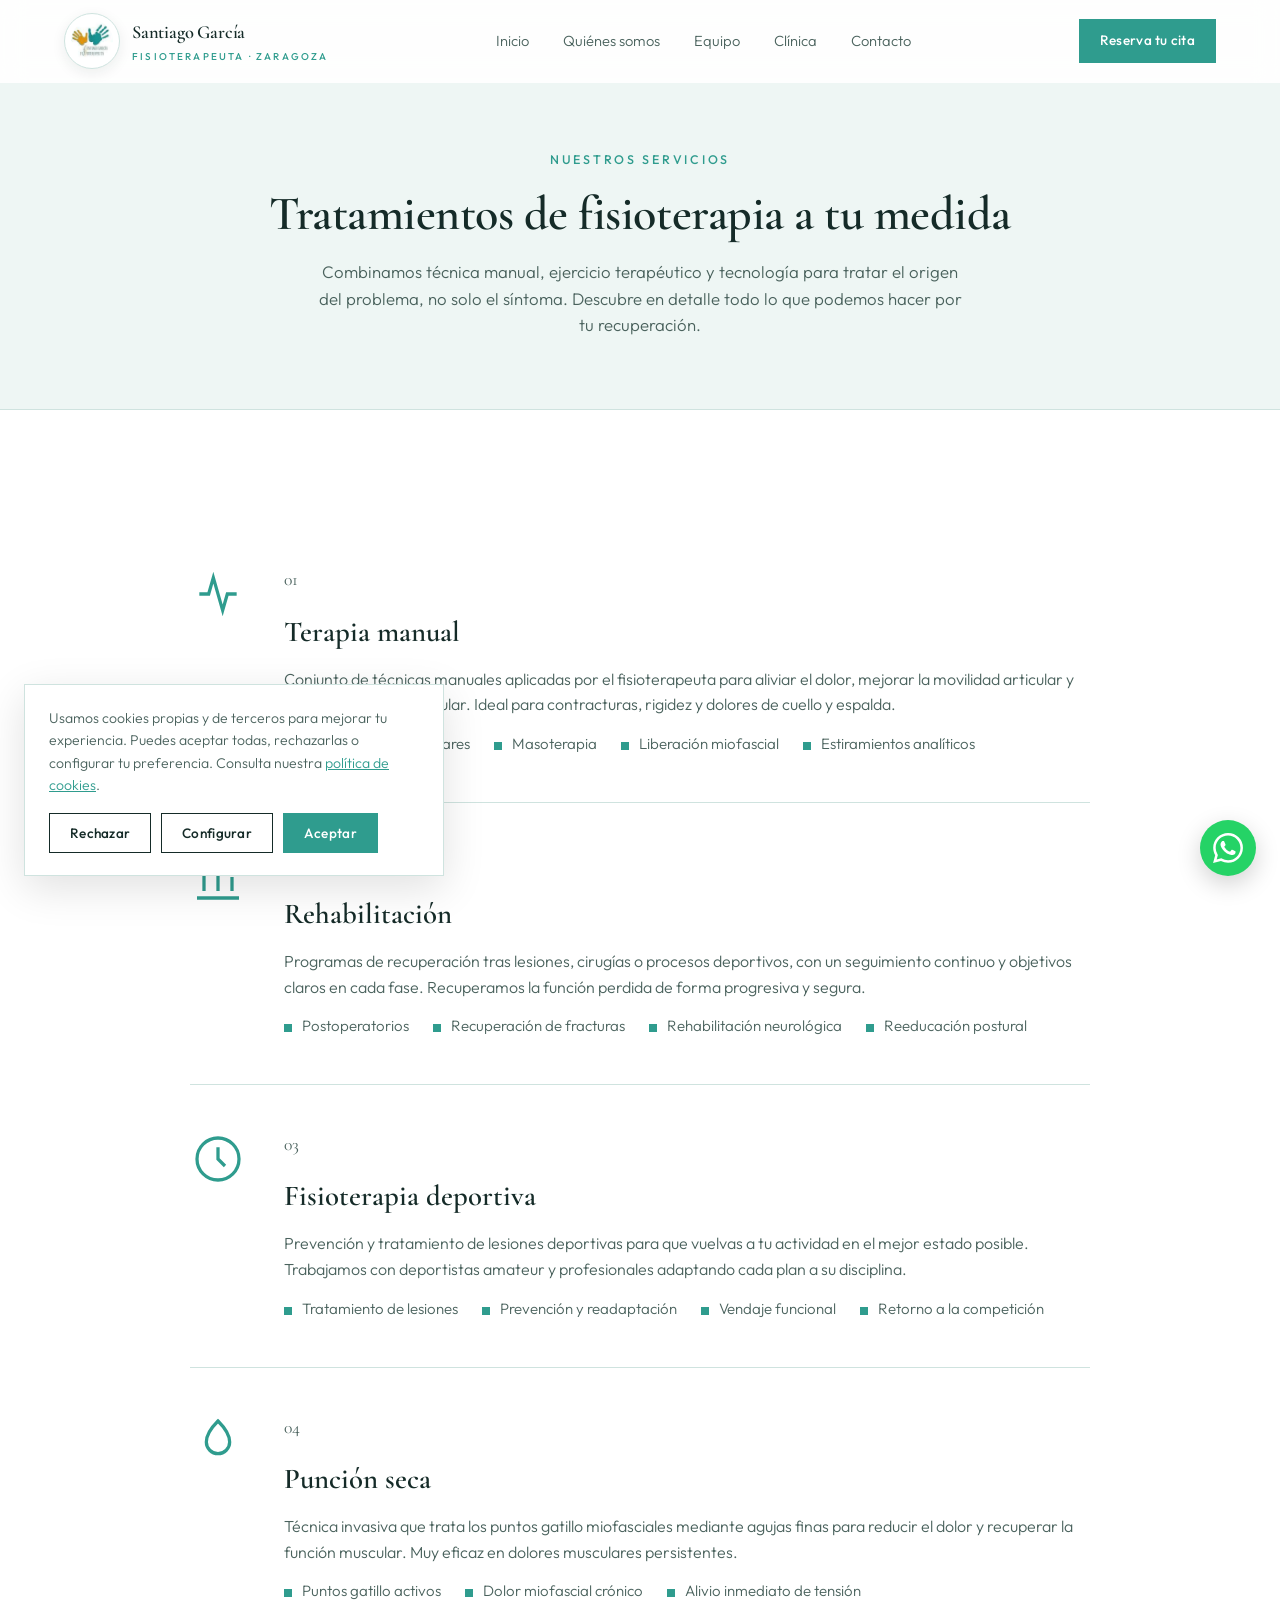
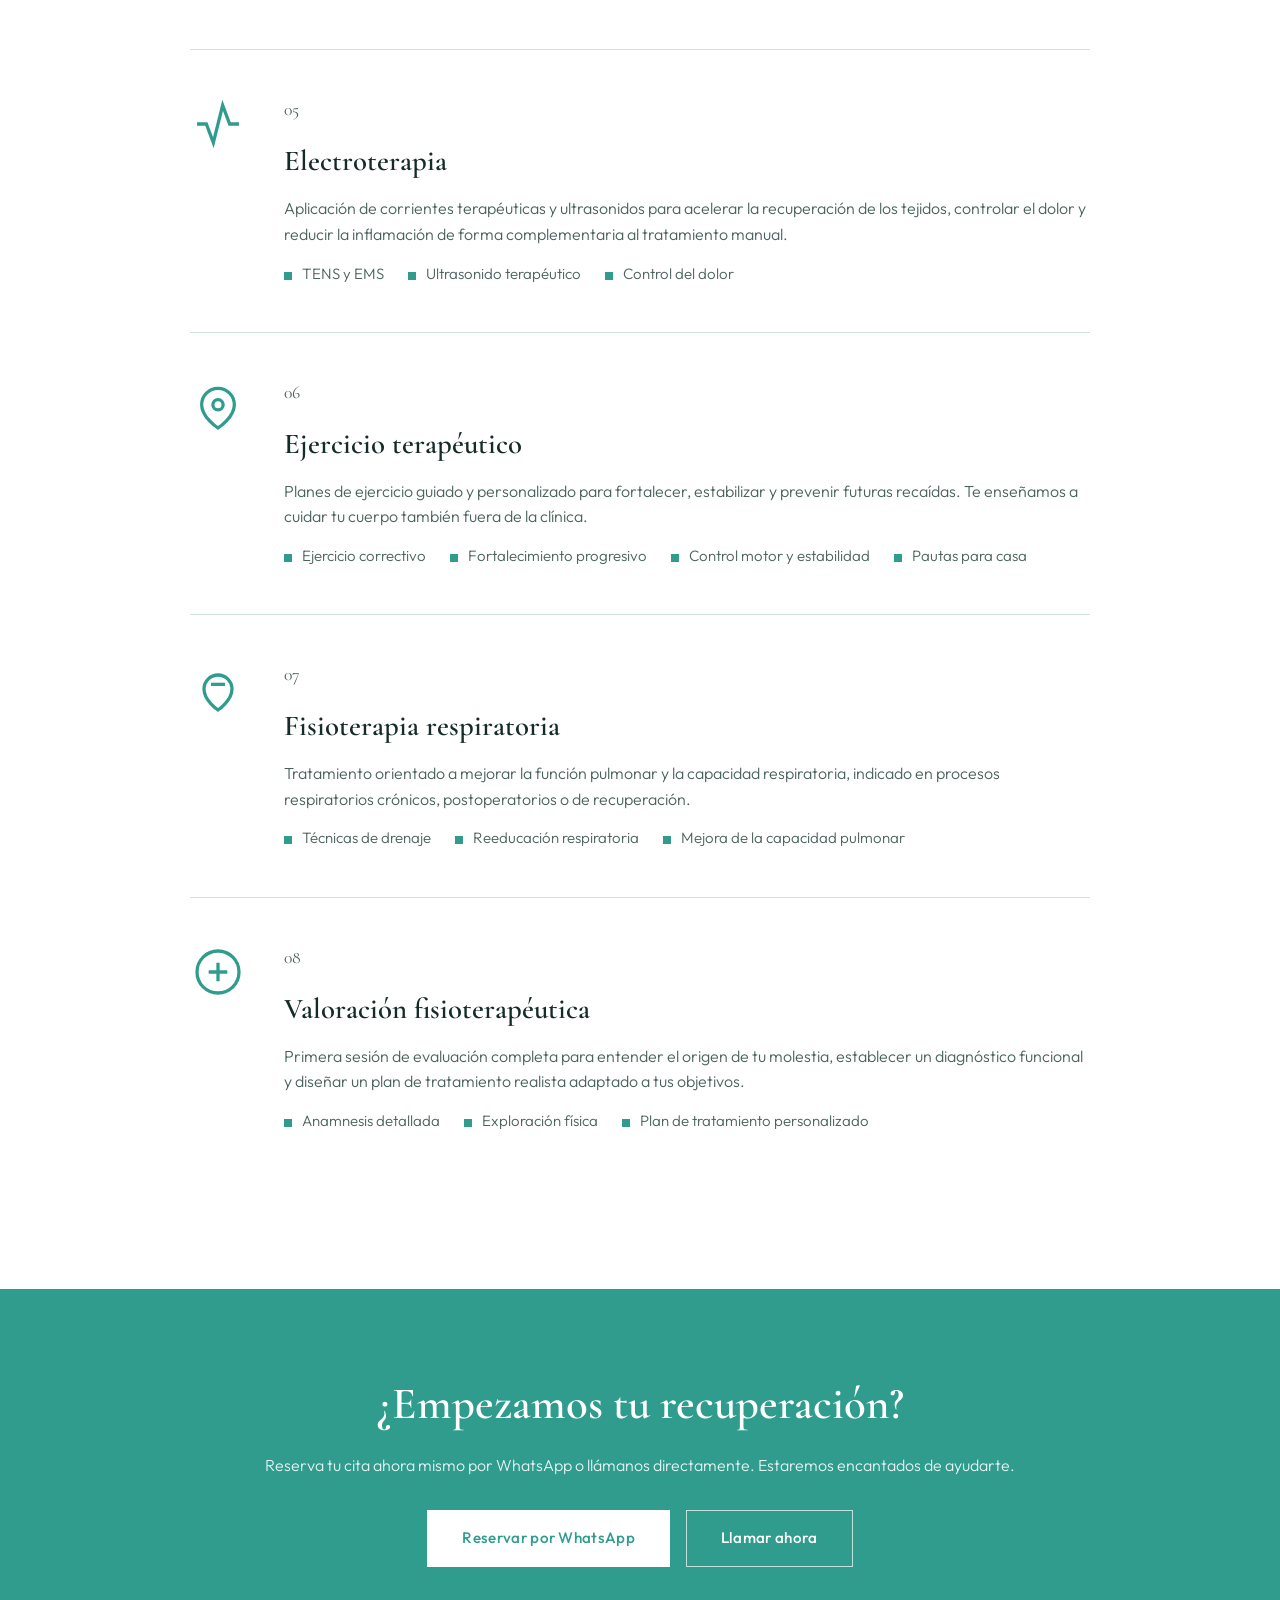
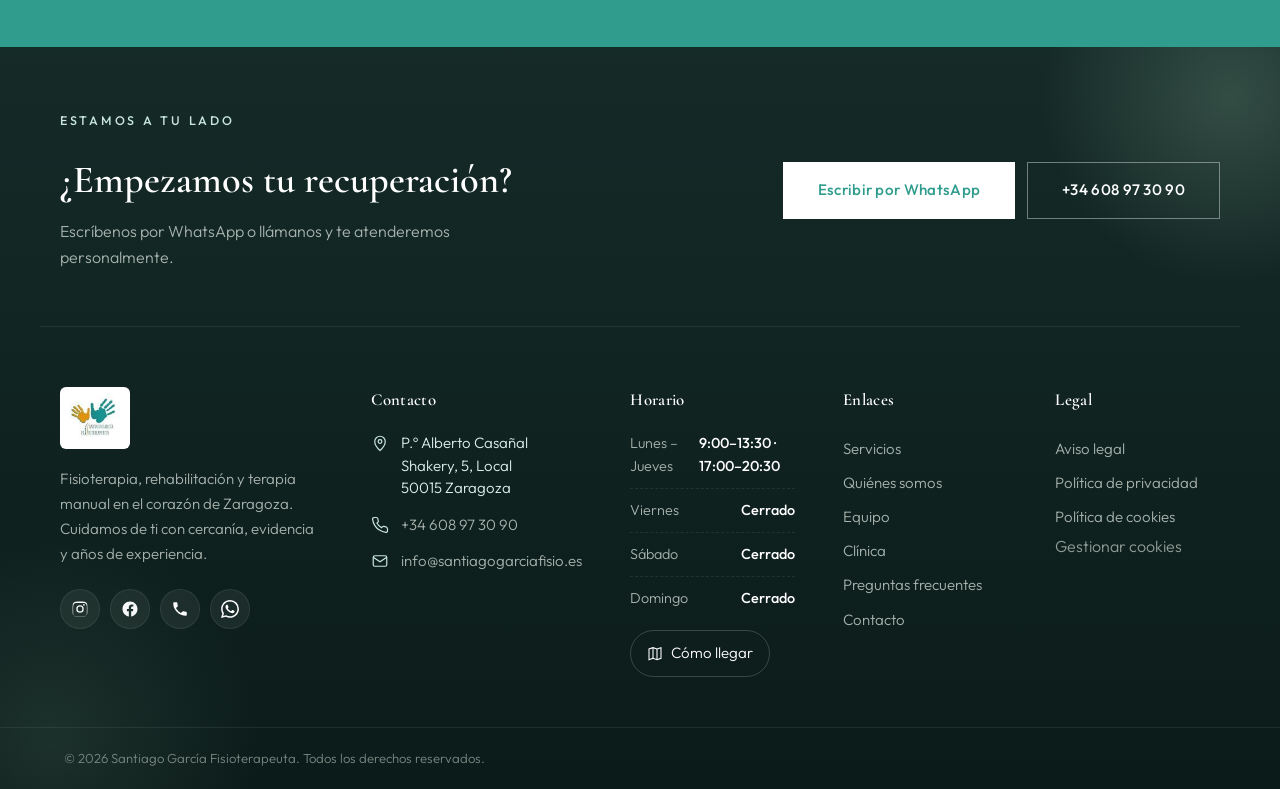
<file: servicios.html>
<!doctype html>
<html lang=es>

<head>
  <meta charset=UTF-8>
  <meta content="default-src 'self'; base-uri 'self'; object-src 'none'; frame-ancestors 'none'; form-action 'self' https://wa.me; img-src 'self' data: https:; style-src 'self' 'unsafe-inline'; font-src 'self' data:; script-src 'self' 'unsafe-inline'; connect-src 'self'; upgrade-insecure-requests" http-equiv=Content-Security-Policy>
  <meta content=nosniff http-equiv=X-Content-Type-Options>
  <meta content=strict-origin-when-cross-origin http-equiv=Referrer-Policy>
  <meta content="geolocation=(), microphone=(), camera=(), payment=(), interest-cohort=()" http-equiv=Permissions-Policy>
  <meta content="telephone=no" name=format-detection>
  <meta content="width=device-width,initial-scale=1" name=viewport>
  <meta content="Todos los servicios de fisioterapia de Santiago García: terapia manual, rehabilitación, fisioterapia deportiva, punción seca, electroterapia y más en Zaragoza." name=description>
  <title>Servicios de Fisioterapia en Zaragoza | Santiago García Fisioterapeuta</title>
  <meta content="servicios fisioterapia Zaragoza, terapia manual, rehabilitación, punción seca, fisioterapia deportiva, electroterapia" name=keywords>
  <meta content="Santiago García Fisioterapeuta" name=author>
  <meta content="index, follow, max-image-preview:large" name=robots>
  <meta content=#2f9c8e name=theme-color>
  <link href=https://santiagogarciafisio.es/servicios.html rel=canonical>
  <meta content=website property=og:type>
  <meta content="Santiago García Fisioterapeuta" property=og:site_name>
  <meta content=es_ES property=og:locale>
  <meta content=https://santiagogarciafisio.es/servicios.html property=og:url>
  <meta content="Servicios de Fisioterapia en Zaragoza | Santiago García" property=og:title>
  <meta content="Terapia manual, rehabilitación, fisioterapia deportiva, punción seca y más. Atención personalizada en Zaragoza." property=og:description>
  <meta content=https://santiagogarciafisio.es/images/hero-bg.webp property=og:image>
  <meta content=summary_large_image name=twitter:card>
  <meta content="Servicios de Fisioterapia en Zaragoza" name=twitter:title>
  <meta content="Terapia manual, rehabilitación, fisioterapia deportiva, punción seca y más." name=twitter:description>
  <meta content=https://santiagogarciafisio.es/images/hero-bg.webp name=twitter:image>
  <link as=image fetchpriority=high href=images/logo.webp rel=preload>
  <link as=font crossorigin href=fonts/outfit-300-latin.woff2 rel=preload type=font/woff2>
  <link as=font crossorigin href=fonts/cormorant-garamond-600-latin.woff2 rel=preload type=font/woff2>
  <link href=styles.css rel=stylesheet>
  <script type=application/ld+json>
    {
      "@context": "https://schema.org",
      "@type": "Physiotherapist",
      "@id": "https://santiagogarciafisio.es/#business",
      "name": "Santiago García Fisioterapeuta",
      "url": "https://santiagogarciafisio.es/",
      "telephone": "+34608973090",
      "address": {
        "@type": "PostalAddress",
        "streetAddress": "P.º Alberto Casañal Shakery, 5, Local",
        "addressLocality": "Zaragoza",
        "postalCode": "50015",
        "addressCountry": "ES"
      }
    }
  </script>
  <script type=application/ld+json>
    {
      "@context": "https://schema.org",
      "@type": "BreadcrumbList",
      "itemListElement": [{
          "@type": "ListItem",
          "position": 1,
          "name": "Inicio",
          "item": "https://santiagogarciafisio.es/"
        },
        {
          "@type": "ListItem",
          "position": 2,
          "name": "Servicios",
          "item": "https://santiagogarciafisio.es/servicios.html"
        }
      ]
    }
  </script>
</head>

<body>
  <header class="header is-scrolled" id=site-header>
    <div class="container header__inner"><a class=header__logo href=index.html> <img alt="Santiago García Fisioterapeuta" decoding=async fetchpriority=high height=140 src=images/logo.webp width=140> <span class=header__logo-text> <span class=header__logo-name>Santiago García</span> <span class=header__logo-tag>Fisioterapeuta · Zaragoza</span> </span> </a>
      <nav class=nav><a class=nav__link href=index.html>Inicio</a><a class=nav__link href=index.html#quienes-somos>Quiénes somos</a><a class=nav__link href=index.html#equipo>Equipo</a><a class=nav__link href=index.html#clinica>Clínica</a><a class=nav__link href=index.html#contacto>Contacto</a></nav><a class="btn btn--sm btn--primary" href=index.html#contacto>Reserva tu cita</a>
    </div>
  </header>
  <main>
    <section class=page-hero>
      <div class=container>
        <p class=eyebrow>Nuestros servicios</p>
        <h1 class=section__title>Tratamientos de fisioterapia a tu medida</h1>
        <p class=section__lead>Combinamos técnica manual, ejercicio terapéutico y tecnología para tratar el origen del problema, no solo el síntoma. Descubre en detalle todo lo que podemos hacer por tu recuperación.</p>
      </div>
    </section>
    <section class=section>
      <div class=container>
        <div class=services-list>
          <article class="reveal service-detail"><span class=service-detail__icon><svg viewbox="0 0 24 24" fill=none stroke=currentColor stroke-width=1.4>
                <path d="M4 12h4l2-7 4 14 2-7h4" />
              </svg></span>
            <div>
              <p class=service-detail__num>01</p>
              <h3>Terapia manual</h3>
              <p>Conjunto de técnicas manuales aplicadas por el fisioterapeuta para aliviar el dolor, mejorar la movilidad articular y liberar la tensión muscular. Ideal para contracturas, rigidez y dolores de cuello y espalda.</p>
              <ul>
                <li>Movilizaciones articulares</li>
                <li>Masoterapia</li>
                <li>Liberación miofascial</li>
                <li>Estiramientos analíticos</li>
              </ul>
            </div>
          </article>
          <article class="reveal service-detail"><span class=service-detail__icon><svg viewbox="0 0 24 24" fill=none stroke=currentColor stroke-width=1.4>
                <path d="M6 18V9m6 9V6m6 12v-6" />
                <path d="M3 21h18" />
              </svg></span>
            <div>
              <p class=service-detail__num>02</p>
              <h3>Rehabilitación</h3>
              <p>Programas de recuperación tras lesiones, cirugías o procesos deportivos, con un seguimiento continuo y objetivos claros en cada fase. Recuperamos la función perdida de forma progresiva y segura.</p>
              <ul>
                <li>Postoperatorios</li>
                <li>Recuperación de fracturas</li>
                <li>Rehabilitación neurológica</li>
                <li>Reeducación postural</li>
              </ul>
            </div>
          </article>
          <article class="reveal service-detail"><span class=service-detail__icon><svg viewbox="0 0 24 24" fill=none stroke=currentColor stroke-width=1.4>
                <circle cx=12 cy=12 r=9 />
                <path d="M12 7v5l3 3" />
              </svg></span>
            <div>
              <p class=service-detail__num>03</p>
              <h3>Fisioterapia deportiva</h3>
              <p>Prevención y tratamiento de lesiones deportivas para que vuelvas a tu actividad en el mejor estado posible. Trabajamos con deportistas amateur y profesionales adaptando cada plan a su disciplina.</p>
              <ul>
                <li>Tratamiento de lesiones</li>
                <li>Prevención y readaptación</li>
                <li>Vendaje funcional</li>
                <li>Retorno a la competición</li>
              </ul>
            </div>
          </article>
          <article class="reveal service-detail"><span class=service-detail__icon><svg viewbox="0 0 24 24" fill=none stroke=currentColor stroke-width=1.4>
                <path d="M12 3c3 3 5 6 5 9a5 5 0 0 1-10 0c0-3 2-6 5-9Z" />
              </svg></span>
            <div>
              <p class=service-detail__num>04</p>
              <h3>Punción seca</h3>
              <p>Técnica invasiva que trata los puntos gatillo miofasciales mediante agujas finas para reducir el dolor y recuperar la función muscular. Muy eficaz en dolores musculares persistentes.</p>
              <ul>
                <li>Puntos gatillo activos</li>
                <li>Dolor miofascial crónico</li>
                <li>Alivio inmediato de tensión</li>
              </ul>
            </div>
          </article>
          <article class="reveal service-detail"><span class=service-detail__icon><svg viewbox="0 0 24 24" fill=none stroke=currentColor stroke-width=1.4>
                <path d="M3 12h4l3 8 4-16 3 8h4" />
              </svg></span>
            <div>
              <p class=service-detail__num>05</p>
              <h3>Electroterapia</h3>
              <p>Aplicación de corrientes terapéuticas y ultrasonidos para acelerar la recuperación de los tejidos, controlar el dolor y reducir la inflamación de forma complementaria al tratamiento manual.</p>
              <ul>
                <li>TENS y EMS</li>
                <li>Ultrasonido terapéutico</li>
                <li>Control del dolor</li>
              </ul>
            </div>
          </article>
          <article class="reveal service-detail"><span class=service-detail__icon><svg viewbox="0 0 24 24" fill=none stroke=currentColor stroke-width=1.4>
                <path d="M12 21s-7-4.5-7-10a7 7 0 0 1 14 0c0 5.5-7 10-7 10Z" />
                <circle cx=12 cy=11 r=2.2 />
              </svg></span>
            <div>
              <p class=service-detail__num>06</p>
              <h3>Ejercicio terapéutico</h3>
              <p>Planes de ejercicio guiado y personalizado para fortalecer, estabilizar y prevenir futuras recaídas. Te enseñamos a cuidar tu cuerpo también fuera de la clínica.</p>
              <ul>
                <li>Ejercicio correctivo</li>
                <li>Fortalecimiento progresivo</li>
                <li>Control motor y estabilidad</li>
                <li>Pautas para casa</li>
              </ul>
            </div>
          </article>
          <article class="reveal service-detail"><span class=service-detail__icon><svg viewbox="0 0 24 24" fill=none stroke=currentColor stroke-width=1.4>
                <path d="M12 21s-6-4-6-9a6 6 0 0 1 12 0c0 5-6 9-6 9Z" />
                <path d="M9 10h6" />
              </svg></span>
            <div>
              <p class=service-detail__num>07</p>
              <h3>Fisioterapia respiratoria</h3>
              <p>Tratamiento orientado a mejorar la función pulmonar y la capacidad respiratoria, indicado en procesos respiratorios crónicos, postoperatorios o de recuperación.</p>
              <ul>
                <li>Técnicas de drenaje</li>
                <li>Reeducación respiratoria</li>
                <li>Mejora de la capacidad pulmonar</li>
              </ul>
            </div>
          </article>
          <article class="reveal service-detail"><span class=service-detail__icon><svg viewbox="0 0 24 24" fill=none stroke=currentColor stroke-width=1.4>
                <circle cx=12 cy=12 r=9 />
                <path d="M8 12h8M12 8v8" />
              </svg></span>
            <div>
              <p class=service-detail__num>08</p>
              <h3>Valoración fisioterapéutica</h3>
              <p>Primera sesión de evaluación completa para entender el origen de tu molestia, establecer un diagnóstico funcional y diseñar un plan de tratamiento realista adaptado a tus objetivos.</p>
              <ul>
                <li>Anamnesis detallada</li>
                <li>Exploración física</li>
                <li>Plan de tratamiento personalizado</li>
              </ul>
            </div>
          </article>
        </div>
      </div>
    </section>
    <section class=final-cta data-testid=servicios-final-cta>
      <div class=container>
        <h2>¿Empezamos tu recuperación?</h2>
        <p>Reserva tu cita ahora mismo por WhatsApp o llámanos directamente. Estaremos encantados de ayudarte.</p>
        <div class=final-cta__actions><a class="btn btn--light" href="https://wa.me/34608973090?text=Hola%2C%20me%20gustar%C3%ADa%20reservar%20una%20cita%20de%20fisioterapia." data-testid=servicios-whatsapp-btn rel=noopener target=_blank>Reservar por WhatsApp</a><a class="btn btn--outline-light" data-testid=servicios-call-btn href=tel:+34608973090>Llamar ahora</a></div>
      </div>
    </section>
  </main>
  <footer class=footer data-testid=footer-section>
    <div class="container footer__hero">
      <div class=footer__hero-text>
        <p class="eyebrow eyebrow--light">Estamos a tu lado</p>
        <h3 class=footer__hero-title>¿Empezamos tu recuperación?</h3>
        <p class=footer__hero-lead>Escríbenos por WhatsApp o llámanos y te atenderemos personalmente.</p>
      </div>
      <div class=footer__hero-actions><a class="btn btn--light" href="https://wa.me/34608973090?text=Hola%2C%20me%20gustar%C3%ADa%20pedir%20una%20cita." rel=noopener target=_blank>Escribir por WhatsApp</a><a class="btn btn--outline-light" href=tel:+34608973090>+34 608 97 30 90</a></div>
    </div>
    <div class="container footer__grid">
      <div class="footer__col footer__brand"><img alt="Santiago García Fisioterapeuta" class=footer__logo decoding=async height=140 loading=lazy src=images/logo.webp width=140>
        <p>Fisioterapia, rehabilitación y terapia manual en el corazón de Zaragoza. Cuidamos de ti con cercanía, evidencia y años de experiencia.</p>
        <div class="social social--footer" data-testid=footer-social><a class="social__link social__link--ig" aria-label=Instagram href=https://instagram.com rel=noopener target=_blank><svg viewbox="0 0 24 24" aria-hidden=true fill=currentColor>
              <path d="M12 2.163c3.204 0 3.584.012 4.849.07 1.366.062 2.633.336 3.608 1.311.975.975 1.249 2.242 1.311 3.608.058 1.265.07 1.645.07 4.849s-.012 3.584-.07 4.849c-.062 1.366-.336 2.633-1.311 3.608-.975.975-2.242 1.249-3.608 1.311-1.265.058-1.645.07-4.849.07s-3.584-.012-4.849-.07c-1.366-.062-2.633-.336-3.608-1.311-.975-.975-1.249-2.242-1.311-3.608C2.175 15.647 2.163 15.267 2.163 12s.012-3.584.07-4.849c.062-1.366.336-2.633 1.311-3.608.975-.975 2.242-1.249 3.608-1.311C8.416 2.175 8.796 2.163 12 2.163Zm0 1.802c-3.15 0-3.522.012-4.767.069-1.02.047-1.573.216-1.94.36-.487.19-.835.416-1.2.782-.366.365-.592.713-.782 1.2-.144.367-.313.92-.36 1.94-.057 1.245-.069 1.617-.069 4.767s.012 3.522.069 4.767c.047 1.02.216 1.573.36 1.94.19.487.416.835.782 1.2.365.366.713.592 1.2.782.367.144.92.313 1.94.36 1.245.057 1.617.069 4.767.069s3.522-.012 4.767-.069c1.02-.047 1.573-.216 1.94-.36.487-.19.835-.416 1.2-.782.366-.365.592-.713.782-1.2.144-.367.313-.92.36-1.94.057-1.245.069-1.617.069-4.767s-.012-3.522-.069-4.767c-.047-1.02-.216-1.573-.36-1.94a3.23 3.23 0 0 0-.782-1.2 3.23 3.23 0 0 0-1.2-.782c-.367-.144-.92-.313-1.94-.36-1.245-.057-1.617-.069-4.767-.069Zm0 3.064A4.971 4.971 0 1 1 12 17a4.971 4.971 0 0 1 0-9.971Zm0 8.2A3.229 3.229 0 1 0 12 8.771a3.229 3.229 0 0 0 0 6.458Zm6.406-8.845a1.163 1.163 0 1 1-2.326 0 1.163 1.163 0 0 1 2.326 0Z" />
            </svg> </a><a class="social__link social__link--fb" aria-label=Facebook href=https://facebook.com rel=noopener target=_blank><svg viewbox="0 0 24 24" aria-hidden=true fill=currentColor>
              <path d="M22 12.06C22 6.5 17.52 2 12 2S2 6.5 2 12.06C2 17.08 5.66 21.24 10.44 22v-7.03H7.9v-2.91h2.54V9.85c0-2.52 1.49-3.91 3.78-3.91 1.09 0 2.24.2 2.24.2v2.47h-1.26c-1.24 0-1.63.78-1.63 1.57v1.88h2.78l-.44 2.91h-2.34V22C18.34 21.24 22 17.08 22 12.06Z" />
            </svg> </a><a class="social__link social__link--tel" aria-label=Teléfono href=tel:+34608973090><svg viewbox="0 0 24 24" aria-hidden=true fill=currentColor>
              <path d="M6.62 10.79a15.05 15.05 0 0 0 6.59 6.59l2.2-2.2a1 1 0 0 1 1.02-.24c1.12.37 2.33.57 3.57.57a1 1 0 0 1 1 1V20a1 1 0 0 1-1 1A17 17 0 0 1 3 4a1 1 0 0 1 1-1h3.5a1 1 0 0 1 1 1c0 1.24.2 2.45.57 3.57a1 1 0 0 1-.24 1.02l-2.21 2.2Z" />
            </svg> </a><a class="social__link social__link--wa" aria-label=WhatsApp href=https://wa.me/34608973090 rel=noopener target=_blank><svg viewbox="0 0 24 24" aria-hidden=true fill=currentColor>
              <path d="M17.472 14.382c-.297-.149-1.758-.867-2.03-.967-.273-.099-.471-.148-.67.15-.197.297-.767.966-.94 1.164-.173.199-.347.223-.644.075-.297-.149-1.255-.463-2.39-1.475-.883-.788-1.48-1.761-1.653-2.059-.173-.297-.018-.458.13-.606.134-.133.298-.347.446-.52.149-.174.198-.298.298-.497.099-.198.05-.371-.025-.52-.075-.149-.669-1.612-.916-2.207-.242-.579-.487-.5-.669-.51-.173-.008-.371-.01-.57-.01-.198 0-.52.074-.792.372-.272.297-1.04 1.016-1.04 2.479 0 1.462 1.065 2.875 1.213 3.074.149.198 2.096 3.2 5.077 4.487.71.306 1.263.489 1.694.625.712.227 1.36.195 1.871.118.571-.085 1.758-.719 2.006-1.413.248-.694.248-1.289.173-1.413-.074-.124-.272-.198-.57-.347m-5.421 7.403h-.004a9.87 9.87 0 0 1-5.031-1.378l-.361-.214-3.741.982.998-3.648-.235-.374a9.86 9.86 0 0 1-1.51-5.26c.001-5.45 4.436-9.884 9.888-9.884 2.64 0 5.122 1.03 6.988 2.898a9.825 9.825 0 0 1 2.893 6.994c-.003 5.45-4.437 9.884-9.885 9.884m8.413-18.297A11.815 11.815 0 0 0 12.05 0C5.495 0 .16 5.335.157 11.892c0 2.096.547 4.142 1.588 5.945L.057 24l6.305-1.654a11.882 11.882 0 0 0 5.683 1.448h.005c6.554 0 11.89-5.335 11.893-11.893a11.821 11.821 0 0 0-3.48-8.413z" />
            </svg></a></div>
      </div>
      <div class=footer__col>
        <h4>Contacto</h4>
        <ul class=footer__list>
          <li><svg viewbox="0 0 24 24" class=footer__ic fill=none stroke=currentColor stroke-width=1.6>
              <path d="M12 22s-7-6.2-7-12a7 7 0 1 1 14 0c0 5.8-7 12-7 12Z" />
              <circle cx=12 cy=10 r=2.5 />
            </svg> <span>P.º Alberto Casañal Shakery, 5, Local<br>50015 Zaragoza</span></li>
          <li><svg viewbox="0 0 24 24" class=footer__ic fill=none stroke=currentColor stroke-width=1.6>
              <path d="M22 16.9v3a2 2 0 0 1-2.2 2 19.8 19.8 0 0 1-8.6-3.1 19.5 19.5 0 0 1-6-6A19.8 19.8 0 0 1 2.1 4.2 2 2 0 0 1 4.1 2h3a2 2 0 0 1 2 1.7c.1.9.3 1.8.6 2.6a2 2 0 0 1-.5 2.1L8 9.6a16 16 0 0 0 6 6l1.2-1.2a2 2 0 0 1 2.1-.5c.8.3 1.7.5 2.6.6a2 2 0 0 1 1.7 2Z" />
            </svg> <a href=tel:+34608973090>+34 608 97 30 90</a></li>
          <li><svg viewbox="0 0 24 24" class=footer__ic fill=none stroke=currentColor stroke-width=1.6>
              <rect height=14 rx=2 width=18 x=3 y=5 />
              <path d="m3 7 9 6 9-6" />
            </svg> <a href=mailto:info@santiagogarciafisio.es>info@santiagogarciafisio.es</a></li>
        </ul>
      </div>
      <div class=footer__col>
        <h4>Horario</h4>
        <ul class=footer__hours>
          <li><span>Lunes – Jueves</span><span>9:00–13:30 · 17:00–20:30</span></li>
          <li><span>Viernes</span><span>Cerrado</span></li>
          <li><span>Sábado</span><span>Cerrado</span></li>
          <li><span>Domingo</span><span>Cerrado</span></li>
        </ul><a href="https://maps.google.com/?q=P.º+Alberto+Casañal+Shakery,+5,+50015+Zaragoza" class=footer__map-link rel=noopener target=_blank><svg viewbox="0 0 24 24" fill=none stroke=currentColor stroke-width=1.6>
            <path d="M9 20 3 22V6l6-2 6 2 6-2v16l-6 2-6-2Z" />
            <path d="M9 4v16M15 6v16" />
          </svg> <span>Cómo llegar</span></a>
      </div>
      <div class=footer__col>
        <h4>Enlaces</h4><a href=#servicios>Servicios</a><a href=#quienes-somos>Quiénes somos</a><a href=#equipo>Equipo</a><a href=#clinica>Clínica</a><a href=#faq>Preguntas frecuentes</a><a href=#contacto>Contacto</a>
      </div>
      <div class=footer__col>
        <h4>Legal</h4><a data-testid=footer-aviso-legal href=aviso-legal.html>Aviso legal</a><a data-testid=footer-privacidad href=privacidad.html>Política de privacidad</a><a data-testid=footer-cookies href=cookies.html>Política de cookies</a><button class=footer__link-btn data-cookie-manage data-testid=footer-cookie-manage type=button>Gestionar cookies</button>
      </div>
    </div>
    <div class=footer__bottom>
      <div class="container footer__bottom-inner">
        <p>© <span id=year></span> Santiago García Fisioterapeuta. Todos los derechos reservados.</p>
        
      </div>
    </div>
  </footer><a class="fab fab--wa" href="https://wa.me/34608973090?text=Hola%2C%20me%20gustar%C3%ADa%20pedir%20una%20cita%20de%20fisioterapia." aria-label=WhatsApp rel=noopener target=_blank><svg viewbox="0 0 24 24" aria-hidden=true fill=currentColor>
      <path d="M17.472 14.382c-.297-.149-1.758-.867-2.03-.967-.273-.099-.471-.148-.67.15-.197.297-.767.966-.94 1.164-.173.199-.347.223-.644.075-.297-.149-1.255-.463-2.39-1.475-.883-.788-1.48-1.761-1.653-2.059-.173-.297-.018-.458.13-.606.134-.133.298-.347.446-.52.149-.174.198-.298.298-.497.099-.198.05-.371-.025-.52-.075-.149-.669-1.612-.916-2.207-.242-.579-.487-.5-.669-.51-.173-.008-.371-.01-.57-.01-.198 0-.52.074-.792.372-.272.297-1.04 1.016-1.04 2.479 0 1.462 1.065 2.875 1.213 3.074.149.198 2.096 3.2 5.077 4.487.71.306 1.263.489 1.694.625.712.227 1.36.195 1.871.118.571-.085 1.758-.719 2.006-1.413.248-.694.248-1.289.173-1.413-.074-.124-.272-.198-.57-.347m-5.421 7.403h-.004a9.87 9.87 0 01-5.031-1.378l-.361-.214-3.741.982.998-3.648-.235-.374a9.86 9.86 0 01-1.51-5.26c.001-5.45 4.436-9.884 9.888-9.884 2.64 0 5.122 1.03 6.988 2.898a9.825 9.825 0 012.893 6.994c-.003 5.45-4.437 9.884-9.885 9.884m8.413-18.297A11.815 11.815 0 0012.05 0C5.495 0 .16 5.335.157 11.892c0 2.096.547 4.142 1.588 5.945L.057 24l6.305-1.654a11.882 11.882 0 005.683 1.448h.005c6.554 0 11.89-5.335 11.893-11.893a11.821 11.821 0 00-3.48-8.413z" />
    </svg></a>
  <div aria-label="Aviso de cookies" aria-live=polite class=cookie id=cookie-banner role=dialog>
    <p>Usamos cookies propias y de terceros para mejorar tu experiencia. Puedes aceptar todas, rechazarlas o configurar tu preferencia. Consulta nuestra <a href=cookies.html>política de cookies</a>.</p>
    <div class=cookie__actions><button class="btn btn--sm btn--secondary" id=cookie-reject>Rechazar</button><button class="btn btn--sm btn--secondary" id=cookie-configure>Configurar</button><button class="btn btn--sm btn--primary" id=cookie-accept>Aceptar</button></div>
  </div>
  <div aria-labelledby=cookie-modal-title-s aria-modal=true class=cookie-modal id=cookie-modal role=dialog>
    <div class=cookie-modal__panel><button aria-label=Cerrar class=cookie-modal__close id=cookie-modal-close>×</button>
      <h3 id=cookie-modal-title-s>Preferencias de cookies</h3>
      <p class=cookie-modal__intro>Elige qué tipos de cookies quieres permitir. Puedes cambiar tu decisión en cualquier momento desde el enlace "Gestionar cookies" del pie de página.</p>
      <div class=cookie-cat>
        <div class=cookie-cat__head>
          <div>
            <h4>Estrictamente necesarias</h4>
            <p>Imprescindibles para el funcionamiento y la seguridad del sitio. No pueden desactivarse.</p>
          </div><span class=cookie-cat__lock>Siempre activas</span>
        </div>
      </div>
      <div class=cookie-cat>
        <div class=cookie-cat__head>
          <div>
            <h4>Analítica</h4>
            <p>Nos ayudan a entender el uso del sitio de forma agregada para mejorarlo.</p>
          </div><label class=cookie-switch><input id=cookie-cat-analitica type=checkbox><span></span></label>
        </div>
      </div>
      <div class=cookie-cat>
        <div class=cookie-cat__head>
          <div>
            <h4>Marketing / Publicidad</h4>
            <p>Se usan para mostrar contenidos y anuncios más relevantes en otras plataformas.</p>
          </div><label class=cookie-switch><input id=cookie-cat-marketing type=checkbox><span></span></label>
        </div>
      </div>
      <div class=cookie-modal__actions><button class="btn btn--sm btn--secondary" id=cookie-modal-reject>Rechazar todo</button><button class="btn btn--sm btn--secondary" id=cookie-save>Guardar preferencias</button><button class="btn btn--sm btn--primary" id=cookie-modal-accept>Aceptar todo</button></div>
    </div>
  </div>
  <script defer src=assets/security.js></script>
  <script defer src=script.js></script>
</body>

</html>
</file>
